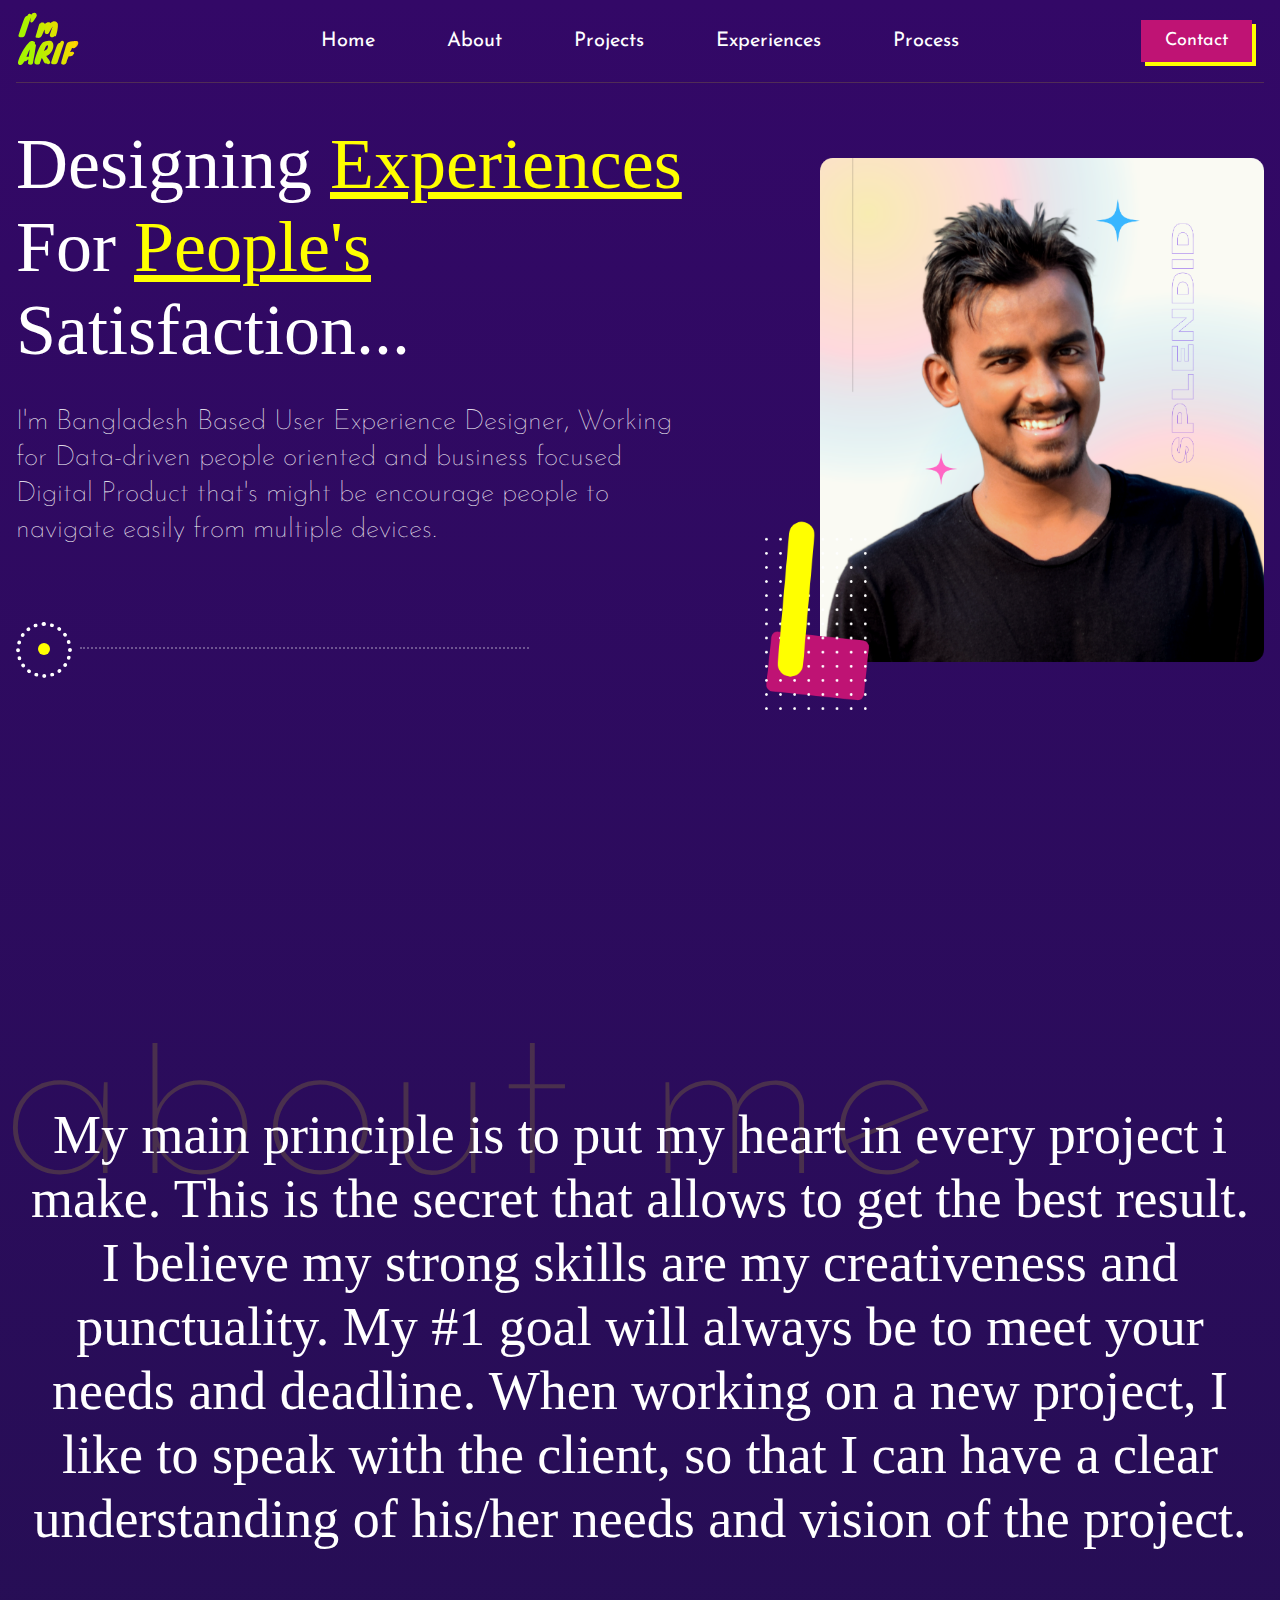
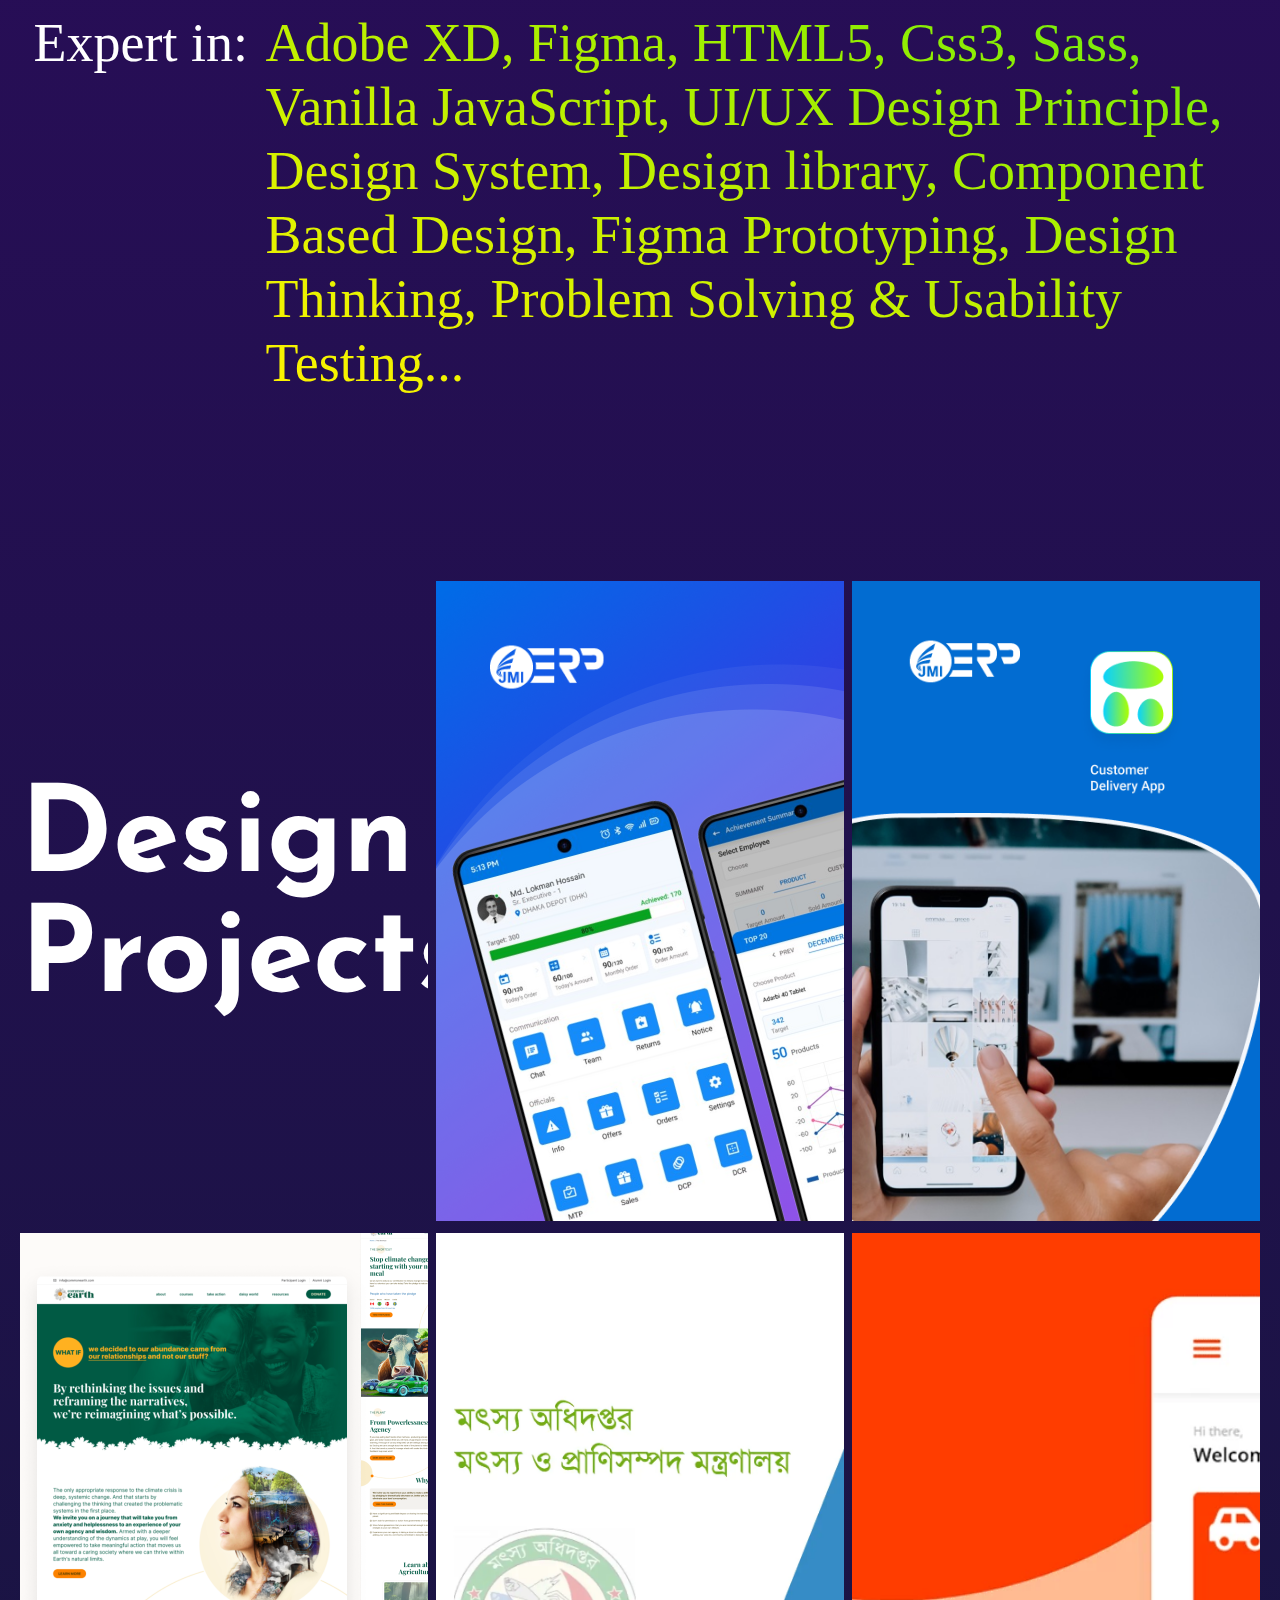
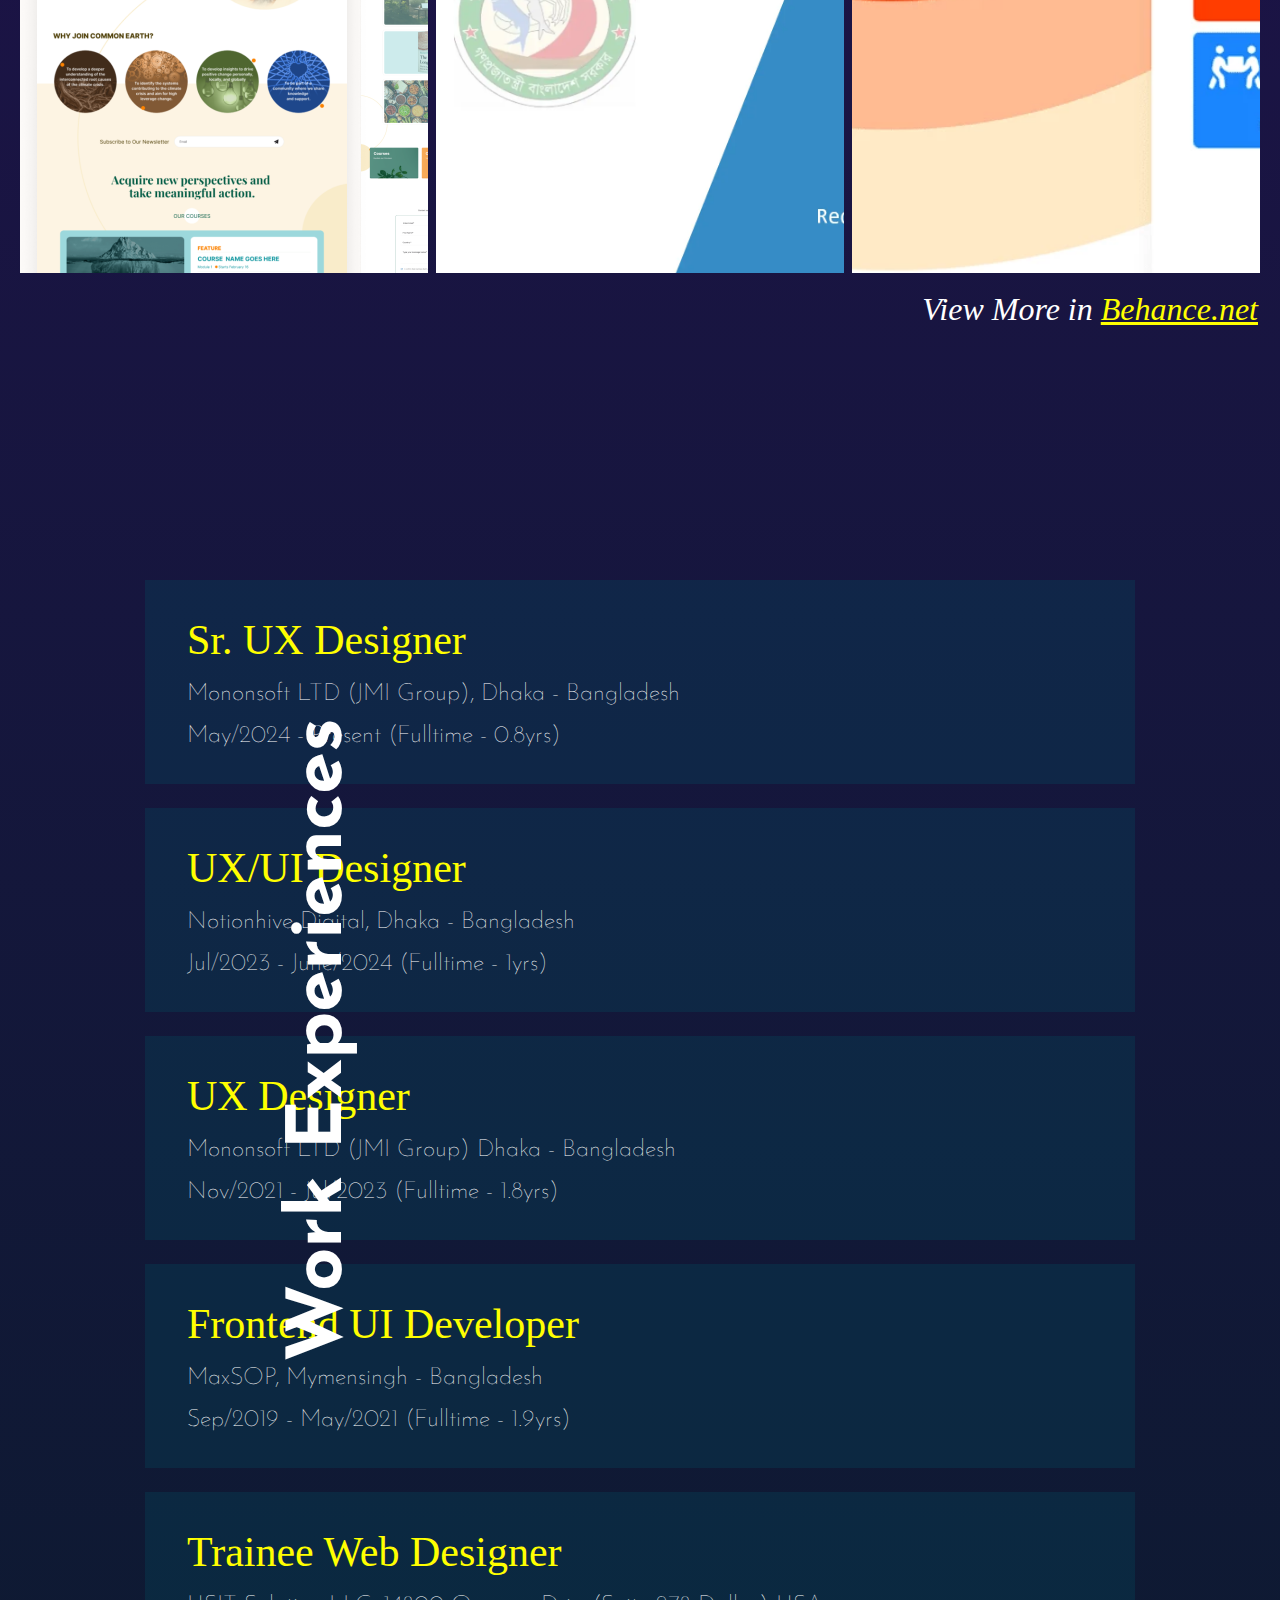
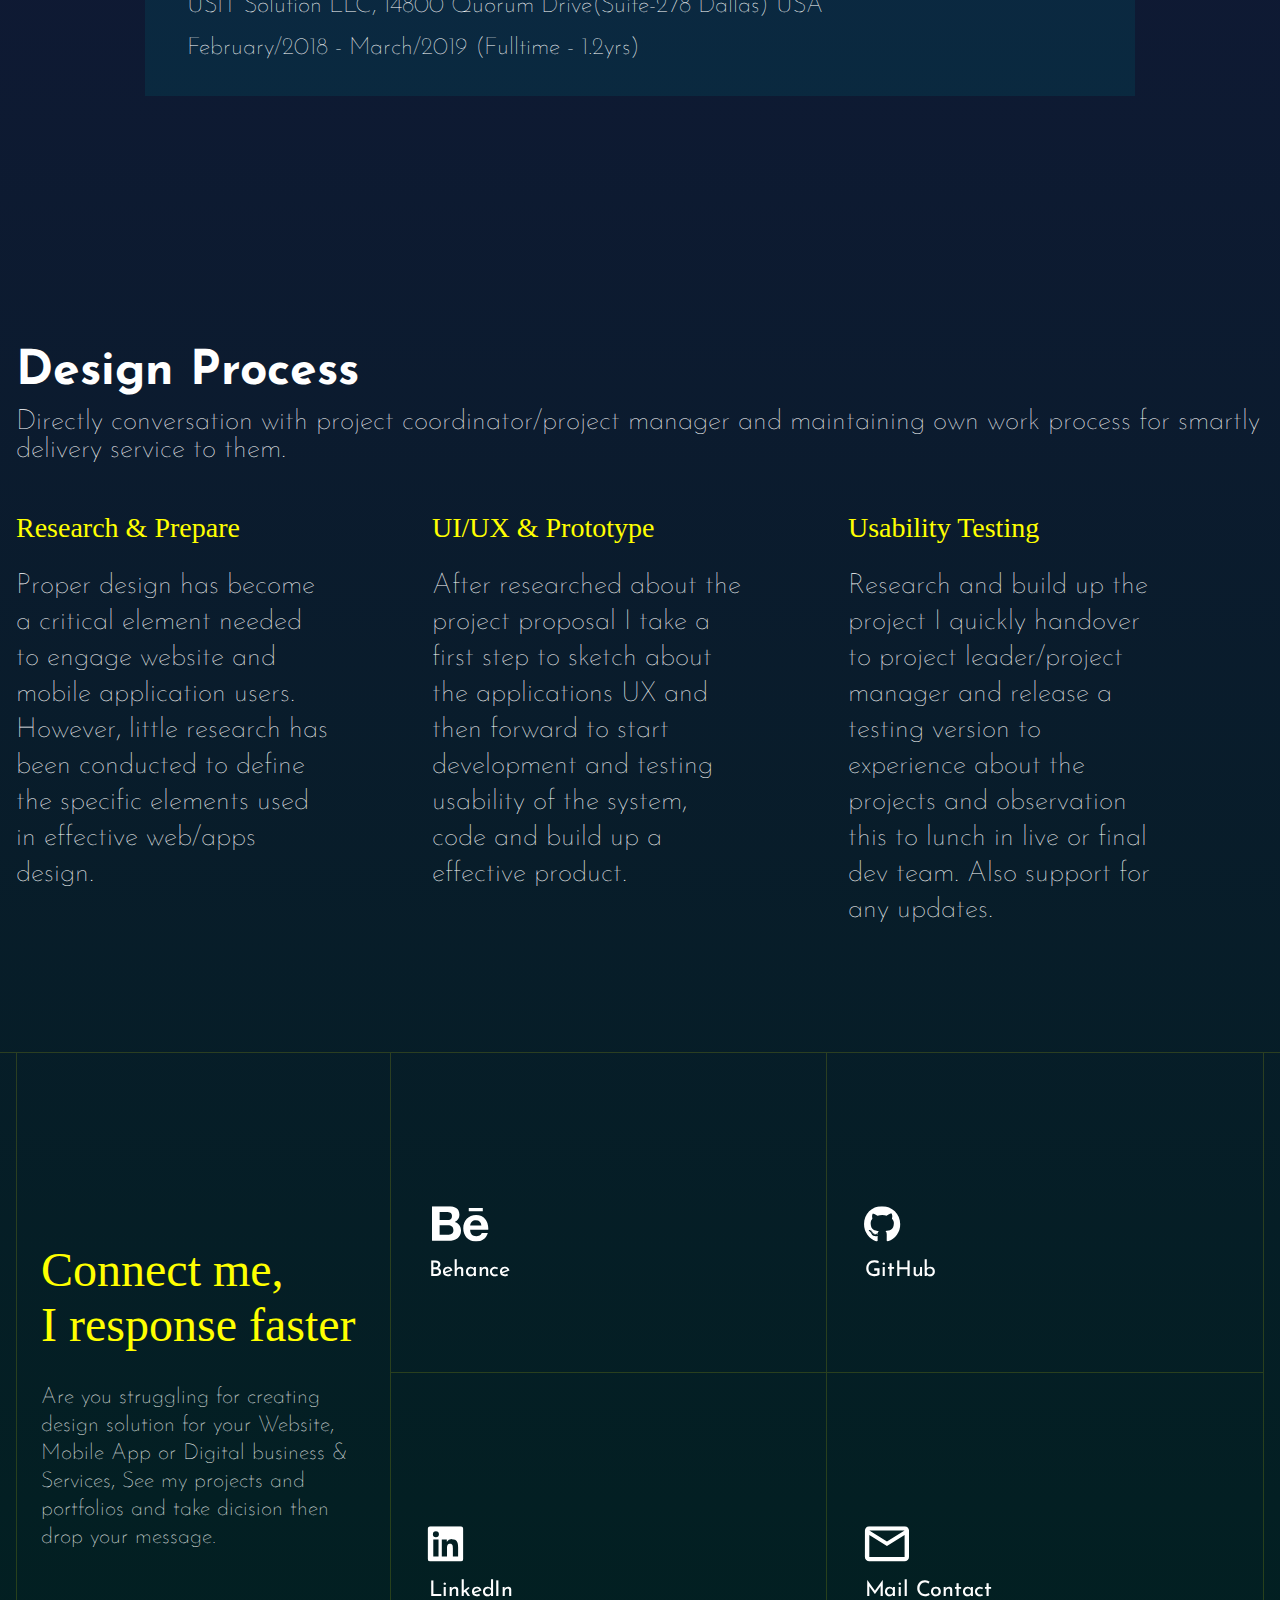
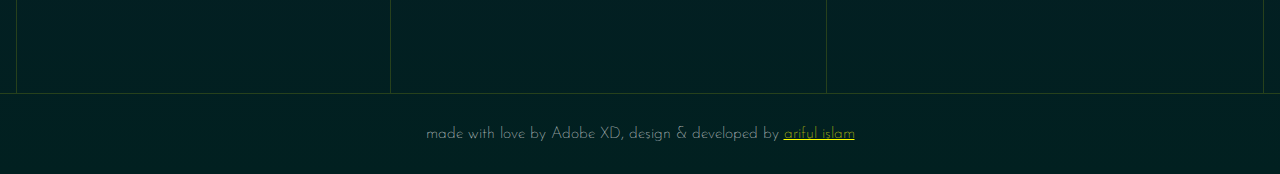
<file: index.html>
<!DOCTYPE html>
<html lang="en">
<head>
    <title>Greetings from ARIF</title>
    <meta charset="utf-8">
    <meta http-equiv="X-UA-Compatible" content="IE=edge">
    <meta name="viewport" content="width=device-width, initial-scale=1, maximum-scale=5">
    <meta name="keywords" content="UI Design, UX Design, Web Design, Mobile App Design, Frontend Development Expert">
    <meta name="description" content="Transforming idea from desing to client side coding for web, Designing user interface for web & mobile platforms...">
    <meta name="author" content="arif">
    <meta name="copyright" content="ariful islam">
    <meta name="robots" content="index, follow">
    <meta name="theme-color" content="#0180FF">
    <link rel="icon" href="images/resources/favicon.png" type="image/x-icon">
    <link rel="stylesheet" type="text/css" href="style.min.css">
    <meta property="og:image" content="images/resources/arif.webp" />
    <meta property="og:image:secure_url" content="images/resources/arif.webp" />
    <meta property="og:image:type" content="image/webp" />
    <meta property="og:image:width" content="420" />
    <meta property="og:image:height" content="280" />
    <meta property="og:image:alt" content="Person" />

    <!-- Hotjar Tracking Code for https://ais95.github.io -->
    <script>
        (function(h,o,t,j,a,r){
            h.hj=h.hj||function(){(h.hj.q=h.hj.q||[]).push(arguments)};
            h._hjSettings={hjid:3388368,hjsv:6};
            a=o.getElementsByTagName('head')[0];
            r=o.createElement('script');r.async=1;
            r.src=t+h._hjSettings.hjid+j+h._hjSettings.hjsv;
            a.appendChild(r);
        })(window,document,'https://static.hotjar.com/c/hotjar-','.js?sv=');
    </script>

	<script async src="https://pagead2.googlesyndication.com/pagead/js/adsbygoogle.js?client=ca-pub-4115548193411069"
     crossorigin="anonymous"></script>
</head>

<body class="scroll-content">
    <main id="wrapper">
        <!-- Main navigation -->
            <div class="container">
				<nav class="main_nav">
					<div class="row_100">
						<div class="col-20">
							<a href="#" class="logo">
                                <img src="./images/I’m ARIF.svg" alt="I'm Arif">
                            </a>
						</div>
						<div class="col-60">
							<ul class="nav_items">
								<li> <a href="#myHeader">Home</a> </li>
								<li> <a href="#aboutMe">About</a> </li>
								<li> <a href="#myPortfolio">Projects</a> </li>
								<li> <a href="#myExperiences">Experiences</a> </li>
                                <li> <a href="#myDesignProcess">Process</a> </li>                           
							</ul>
						</div>
						<div class="col-20">
                            <div class="hire_me_btn">
                                <a href="mailto:someone@example.com">Contact</a>
                            </div>
                        </div>
					</div>
				</nav>
            </div>
        






        <!-- Main index header -->
        <header class="header" id="myHeader">
            <div class="container">
                <div class="row_100">
                    <div class="col-60">
                        <div class="header-content">
                            <div>
                                <h1 class="heading_text"> Designing <span class="hl_text">Experiences</span> <br> For <span class="hl_text">People's</span> Satisfaction...</h1>
                                <p class="subheading_text">I'm Bangladesh Based User Experience Designer,  Working for 
									Data-driven people oriented and business focused Digital Product that's might  be encourage people to navigate easily from multiple devices.
								</p>

								<div class="raw_shape"> <span></span> </div>
                            </div>
                        </div>
                    </div>
                    <div class="col-40">
						<div class="header-image">
							<img src="./images/brand-cover.png" alt="Brand Cover">
						</div>
                    </div>
                </div>
            </div>             
        </header>






        <!-- About section -->
        <section class="about" id="aboutMe">
            <div class="container">
                <h1 class="about_heading">about me</h1>
                <p class="about_me_typo">
					My main principle is to put my heart in every project i make. This is the secret that allows to get the best result. I believe my strong skills are my creativeness and punctuality. My #1 goal will always be to meet your needs and deadline. When working on a new project, I like to speak with the client, so that I can have a clear understanding of his/her needs and vision of the project.
                </p>
				<div class="row_100">
					<div class="col-20">
						<p class="about_me_typo"> Expert in: </p>
					</div>
					<div class="col-80">
						<p class="about_me_typo">
							<span class="skills">Adobe XD, Figma, HTML5, Css3, Sass, Vanilla JavaScript, UI/UX Design Principle, Design System, Design library, Component Based Design, Figma Prototyping, Design Thinking, Problem Solving & Usability Testing...</span>
						</p>
					</div>
				</div>         
            </div>
        </section>






        <!-- Projects listing -->
        <section class="projects" id="myPortfolio">
            <div class="container">
				<div class="row_100">
					<div class="col-33">
						<div class="project_block">
							<div class="area_title">
								<h1>Design Projects</h1>
							</div>
						</div>
					</div>					
					<div class="col-33">
						<div class="project_block">
                            <!-- <video autoplay loop class="project_cover">
                                <source src="./images/case_study/Green-App-Design.mp4" type="video/mp4">
                                Your browser does not support the video tag.
                            </video> -->
							<img class="project_cover" src="./images/case_study/JERP.png" alt="1">
							<div class="text_overlay">
								<h6 class="project_title"> JERP Mobile App </h6>
                                <p class="use_case">
                                    Saleas and Order Creation With Tracking
                                </p>
								<a class="project_link" target="_blank" href="https://spectacled-pest-2b6.notion.site/Design-JERP-Mobile-app-164017dbcbbb805c8f8ac11d84bb5d3b?pvs=4">View Case Study <span></span> </a>
							</div>
						</div>
					</div>					
					<div class="col-33">
						<div class="project_block">
							<img class="project_cover" src="./images/case_study/JERP App 2.png" alt="2">
							<div class="text_overlay">
								<h6 class="project_title"> JERP Medicare Delivery Apps </h6>
								                                <p class="use_case">
                                    Saleas and Order Creation With Tracking
                                </p>
								<a class="project_link" href="#">View Case Study <span></span> </a>
							</div>
						</div>
					</div>
				</div>
				<div class="row_100">
					<div class="col-33">
						<div class="project_block">
							<img class="project_cover" src="./images/case_study/Common-Earth.png" alt="3">
							<div class="text_overlay">
								<h6 class="project_title">Common Earth - Website Revamp</h6>
								<a class="project_link" href="#">View Case Study <span></span> </a>
							</div>
						</div>
					</div>
					<div class="col-33">
						<div class="project_block">
							<img class="project_cover" src="./images/case_study/dof.png" alt="4">
							<div class="text_overlay">
								<h6 class="project_title">Phonebook App - <br>Department of Fisheries</h6>
								<a class="project_link" href="#">View Case Study <span></span> </a>
							</div>
						</div>
					</div>
					<div class="col-33">
						<div class="project_block">
							<img class="project_cover" src="./images/case_study/5.webp" alt="5">
							<div class="text_overlay">
								<h6 class="project_title">Students Ph.D. Research Appointment System for Pennsylvania University</h6>
								<a class="project_link" href="#">View Case Study <span></span> </a>
							</div>
						</div>
					</div>
				</div>
            </div>
            <div class="container">
                <a class="external_link" href="https://www.behance.net/mr-arif" target="_blank">View More in <span>Behance.net</span></a>
            </div>
        </section>






        <!-- Experiences -->
        <section class="work_experiences" id="myExperiences">
            <div class="container">
                <div class="row_100">
                    <div class="col-100">
                        <div class="experience_card">                        
                            <h1 class="exp_title">Work Experiences</h1>
                            <div class="item">
                                <h3 class="title">Sr. UX  Designer</h3>
                                <p class="label">Mononsoft LTD (JMI Group), Dhaka - Bangladesh</p>
                                <p class="duration">May/2024 - Present (Fulltime - 0.8yrs)</p>
                            </div>                            
                            <div class="item">
                                <h3 class="title">UX/UI Designer</h3>
                                <p class="label">Notionhive Digital, Dhaka - Bangladesh</p>
                                <p class="duration">Jul/2023 - June/2024 (Fulltime - 1yrs)</p>
                            </div>                              
                            <div class="item">
                                <h3 class="title">UX Designer</h3>
                                <p class="label">Mononsoft LTD (JMI Group) Dhaka - Bangladesh</p>
                                <p class="duration">Nov/2021 - Jul/2023 (Fulltime - 1.8yrs)</p>
                            </div>                            
                            <div class="item">
                                <h3 class="title">Frontend UI Developer</h3>
                                <p class="label">MaxSOP, Mymensingh - Bangladesh</p>
                                <p class="duration">Sep/2019 - May/2021 (Fulltime - 1.9yrs)</p>
                            </div>                            
                            <div class="item">
                                <h3 class="title">Trainee Web Designer</h3>
                                <p class="label">USIT Solution LLC, 14800 Quorum Drive(Suite-278 Dallas) USA</p>
                                <p class="duration">February/2018 - March/2019 (Fulltime - 1.2yrs)</p>
                            </div>
										
                        </div>
                    </div>
                </div>                
            </div>
        </section>






        <!-- Design & Work Process -->
        <section class="design_process" id="myDesignProcess">
            <div class="container">
                <div class="glass_backg">
                    <div class="heading_row"> 
                        <h1 class="title">Design Process</h1>
                        <p class="text_info">Directly conversation with project coordinator/project manager and maintaining own work process for smartly delivery service to them.</p>
                    </div>
                    <div class="row_100">
                        <div class="col-33">
                            <div class="div-box">
                                <h2 class="process_type">Research & Prepare</h2>
                                <p class="process_brief">
                                    Proper design has become a critical element needed to engage website and mobile application users. However, little research has been conducted to define the specific elements used in effective web/apps design.
                                </p>
                            </div>
                        </div>                    
                        
                        <div class="col-33">
                            <div class="div-box">
                                <h2 class="process_type">UI/UX & Prototype</h2>
                                <p class="process_brief">
                                    After researched about the project proposal I take a first step to sketch about the applications UX and then forward to start development and testing usability of the system, code and build up a effective product.
                                </p>
                            </div>
                        </div>                    
                        
                        <div class="col-33">
                            <div class="div-box">
                                <h2 class="process_type">Usability Testing</h2>
                                <p class="process_brief">
                                    Research and build up the project I quickly handover to project leader/project manager and release a testing version to experience about the projects and observation this to lunch in live or final dev team. Also support for any updates.
                                </p>
                            </div>
                        </div>
                    </div>
                </div>

            </div>
        </section>
        
        


        <!-- Main footer -->


        <footer class="main_footer" id="Contact">
            <div class="container">
                <div class="row_100">
                    <div class="col-30">
                        <div class="content_contact">
                            <div class="text_content">
                                <h1 class="title_txt">Connect me, <br> I response faster</h1>
                                <p class="info_txt">Are you struggling for creating design solution for your Website, Mobile App or Digital business & Services, See my projects and portfolios and take dicision then drop your message. </p>
                            </div>
                        </div>
                    </div>
                    <div class="col-70">
                        <div class="social-content">
                            <div class="nav"> 
                                <a target="_blank" class="abc" href="https://www.behance.net/mr-arif">
                                    <span class="imp_text">14 Projects</span>
                                    <svg xmlns="http://www.w3.org/2000/svg" width="80.282" height="50.33" viewBox="0 0 80.282 50.33">
                                        <path id="Icon_awesome-behance" data-name="Icon awesome-behance" d="M32.336,27.853c4.432-2.119,6.746-5.324,6.746-10.314C39.082,7.7,31.751,5.3,23.29,5.3H0V54.7H23.945c8.976,0,17.408-4.307,17.408-14.342,0-6.2-2.941-10.788-9.018-12.5ZM10.858,13.734H21.046c3.917,0,7.443,1.1,7.443,5.645,0,4.2-2.746,5.882-6.621,5.882H10.858V13.734Zm11.61,32.573H10.858V32.7H22.691c4.781,0,7.805,1.993,7.805,7.053,0,4.99-3.61,6.551-8.028,6.551ZM72.435,12.758H52.407V7.894H72.435v4.864Zm7.847,24.573c0-10.579-6.188-19.4-17.408-19.4-10.9,0-18.3,8.2-18.3,18.928,0,11.136,7.011,18.774,18.3,18.774,8.544,0,14.077-3.847,16.739-12.028H70.944c-.934,3.052-4.781,4.669-7.763,4.669-5.756,0-8.781-3.373-8.781-9.1H80.2C80.241,38.585,80.282,37.958,80.282,37.331ZM54.414,32.982c.321-4.7,3.443-7.638,8.154-7.638,4.934,0,7.415,2.9,7.833,7.638Z" transform="translate(0 -5.302)" fill="#fff"/>
                                    </svg>                                      
                                    <span>Behance</span>
                                </a> 
                            </div>
                            <div class="nav"> 
                                <a target="_blank" href="https://github.com/ais95">
                                    <span class="imp_text">25 Repositories</span>
                                    <svg xmlns="http://www.w3.org/2000/svg" width="51.619" height="50.33" viewBox="0 0 51.619 50.33">
                                        <path id="Icon_awesome-github" data-name="Icon awesome-github" d="M17.265,41.088c0,.208-.239.375-.541.375-.343.031-.583-.135-.583-.375,0-.208.239-.375.541-.375C16.995,40.682,17.265,40.848,17.265,41.088Zm-3.237-.468c-.073.208.135.448.448.51a.488.488,0,0,0,.645-.208c.062-.208-.135-.448-.448-.541A.534.534,0,0,0,14.029,40.619Zm4.6-.177c-.3.073-.51.271-.479.51.031.208.3.343.614.271s.51-.271.479-.479S18.931,40.411,18.629,40.443ZM25.477.563C11.042.563,0,11.521,0,25.956A26.092,26.092,0,0,0,17.64,50.85c1.332.239,1.8-.583,1.8-1.259,0-.645-.031-4.2-.031-6.39,0,0-7.285,1.561-8.815-3.1,0,0-1.186-3.028-2.893-3.809,0,0-2.383-1.634.167-1.6a5.493,5.493,0,0,1,4.017,2.685c2.279,4.017,6.1,2.862,7.587,2.175a5.784,5.784,0,0,1,1.665-3.507C15.319,35.4,9.45,34.552,9.45,24.54a7.887,7.887,0,0,1,2.456-6.13,9.833,9.833,0,0,1,.271-7.066c2.175-.676,7.181,2.81,7.181,2.81a24.586,24.586,0,0,1,13.071,0s5.006-3.5,7.181-2.81a9.828,9.828,0,0,1,.271,7.066c1.665,1.842,2.685,3.278,2.685,6.13,0,10.043-6.13,10.844-11.947,11.5a6.155,6.155,0,0,1,1.769,4.829c0,3.507-.031,7.847-.031,8.7,0,.676.479,1.5,1.8,1.259A25.851,25.851,0,0,0,51.619,25.956C51.619,11.521,39.911.563,25.477.563ZM10.116,36.457c-.135.1-.1.343.073.541.167.167.406.239.541.1.135-.1.1-.343-.073-.541C10.49,36.394,10.251,36.321,10.116,36.457Zm-1.124-.843c-.073.135.031.3.239.406a.31.31,0,0,0,.448-.073c.073-.135-.031-.3-.239-.406C9.231,35.478,9.065,35.51,8.992,35.614Zm3.372,3.7c-.167.135-.1.448.135.645.239.239.541.271.676.1.135-.135.073-.448-.135-.645C12.811,39.183,12.5,39.152,12.364,39.319Zm-1.186-1.53c-.167.1-.167.375,0,.614s.448.343.583.239a.475.475,0,0,0,0-.645C11.614,37.758,11.344,37.653,11.177,37.789Z" transform="translate(0 -0.563)" fill="#fff"/>
                                    </svg>   
                                    <span>GitHub</span>                                   
                                </a> 
                            </div>
                            <div class="nav"> 
                                <a target="_blank" href="https://www.linkedin.com/in/mr-arif/">
                                    <span class="imp_text">1k+ Followers</span>
                                    <svg xmlns="http://www.w3.org/2000/svg" width="50.33" height="50.33" viewBox="0 0 50.33 50.33">
                                        <path id="Icon_awesome-linkedin" data-name="Icon awesome-linkedin" d="M46.735,2.25H3.584A3.61,3.61,0,0,0,0,5.879V48.951A3.61,3.61,0,0,0,3.584,52.58H46.735a3.62,3.62,0,0,0,3.595-3.629V5.879A3.62,3.62,0,0,0,46.735,2.25ZM15.211,45.39H7.752V21.371h7.471V45.39Zm-3.73-27.3a4.325,4.325,0,1,1,4.325-4.325,4.327,4.327,0,0,1-4.325,4.325Zm31.692,27.3h-7.46V33.706c0-2.786-.056-6.37-3.876-6.37-3.887,0-4.482,3.033-4.482,6.168V45.39H19.9V21.371h7.156v3.28h.1a7.857,7.857,0,0,1,7.066-3.876c7.549,0,8.954,4.977,8.954,11.448Z" transform="translate(0 -2.25)" fill="#fff"/>
                                    </svg>                                      
                                    <span>LinkedIn</span>
                                </a> 
                            </div>
                            <div class="nav">
                                <a target="_blank" href="mailto:arifalislam642@gmail.com">
                                    <span class="imp_text">First Response</span>
                                    <svg xmlns="http://www.w3.org/2000/svg" width="61.456" height="49.165" viewBox="0 0 61.456 49.165">
                                        <path id="Icon_material-mail-outline" data-name="Icon material-mail-outline" d="M58.311,6H9.146a6.137,6.137,0,0,0-6.115,6.146L3,49.019a6.164,6.164,0,0,0,6.146,6.146H58.311a6.164,6.164,0,0,0,6.146-6.146V12.146A6.164,6.164,0,0,0,58.311,6Zm0,43.019H9.146V18.291L33.728,33.655,58.311,18.291ZM33.728,27.51,9.146,12.146H58.311Z" transform="translate(-3 -6)" fill="#fff"/>
                                    </svg>    
                                    <span>Mail Contact</span>                                
                                </a>
                            </div>
                        </div>
                    </div>
                </div>
            </div>
        </footer>

        <div class="copyright_text">
            <p class="text_label"> made with love by Adobe XD, design & developed by <a href="https://github.com/ais95/ais95.github.io">ariful islam</a>  </p>
        </div>
    </main>

    <div class="section_el">
        <svg class="header_el" viewBox="0 0 780.987 501.865">
            <g id="Group_4" data-name="Group 4" transform="translate(-187.013 -171.635)" opacity="0.75">
              <path id="Path_2" data-name="Path 2" d="M873.826,1105.58c-1.181,14.172-51.853,31-51.853,31s7.086,134.633,31.887,136.995,197.225-1.181,223.207-9.448,157.878-33.028,162.6-57.829,89.811-88.679,80.363-85.136-130.408-61.3-149.3-89.639-255.447,28.6-255.447,28.6Z" transform="matrix(0.999, -0.035, 0.035, 0.999, -396.431, -579.363)" fill="#ff2eff"/>
              <path id="Path_3" data-name="Path 3" d="M900.455,986.583c-1.308,15.7-78.481,149.114-78.481,149.114s7.848,149.115,35.317,151.731,218.44-1.308,247.216-10.464,107.258-68.017,112.49-95.486,26.16-146.5,15.7-142.574-224.318-71.153-245.247-102.545-86.991,29.3-86.991,29.3Z" transform="translate(-13.521 -1016.207) rotate(25)" fill="#16ff16"/>
            </g>
        </svg>            
    </div>








    <!-- Modal Elements Fixed -->
    <!-- <div class="sidepanle_data">
        <div class="header">
            
        </div>
    </div> -->

</body>
</html>
</file>
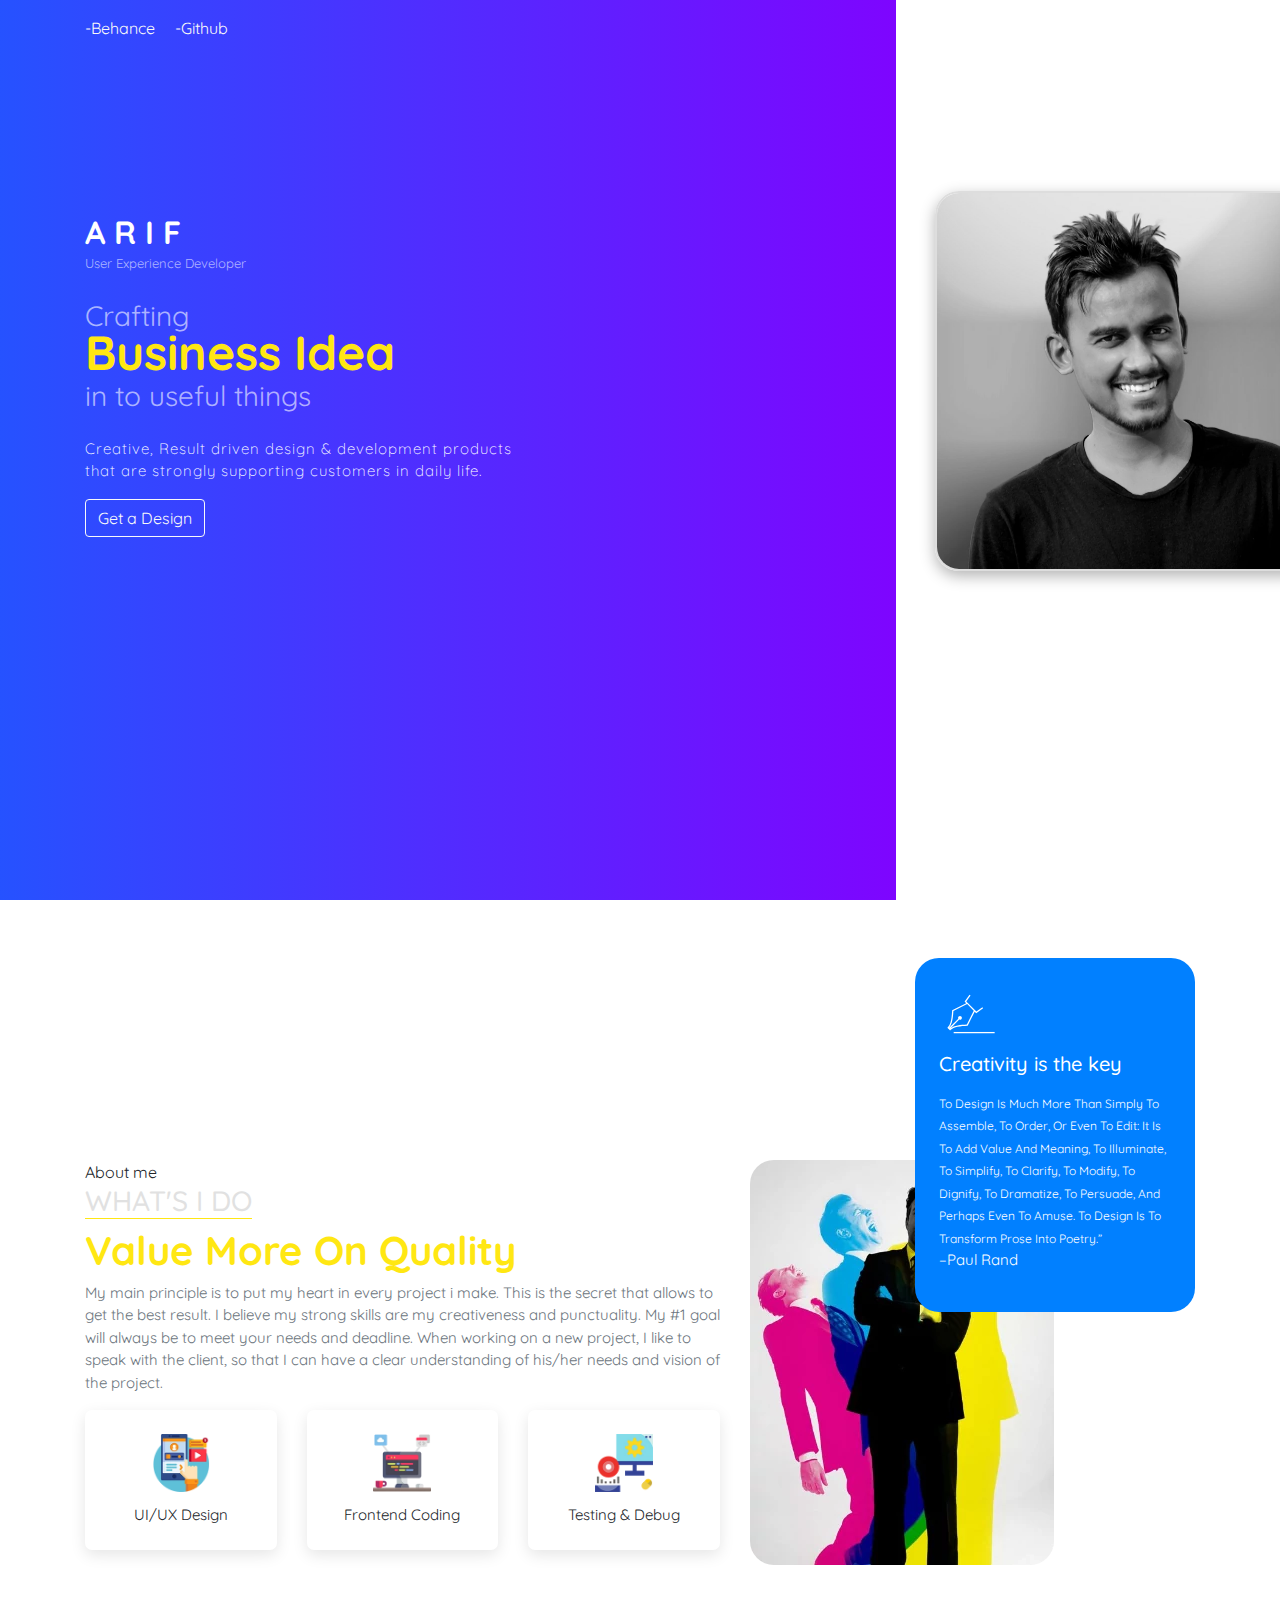
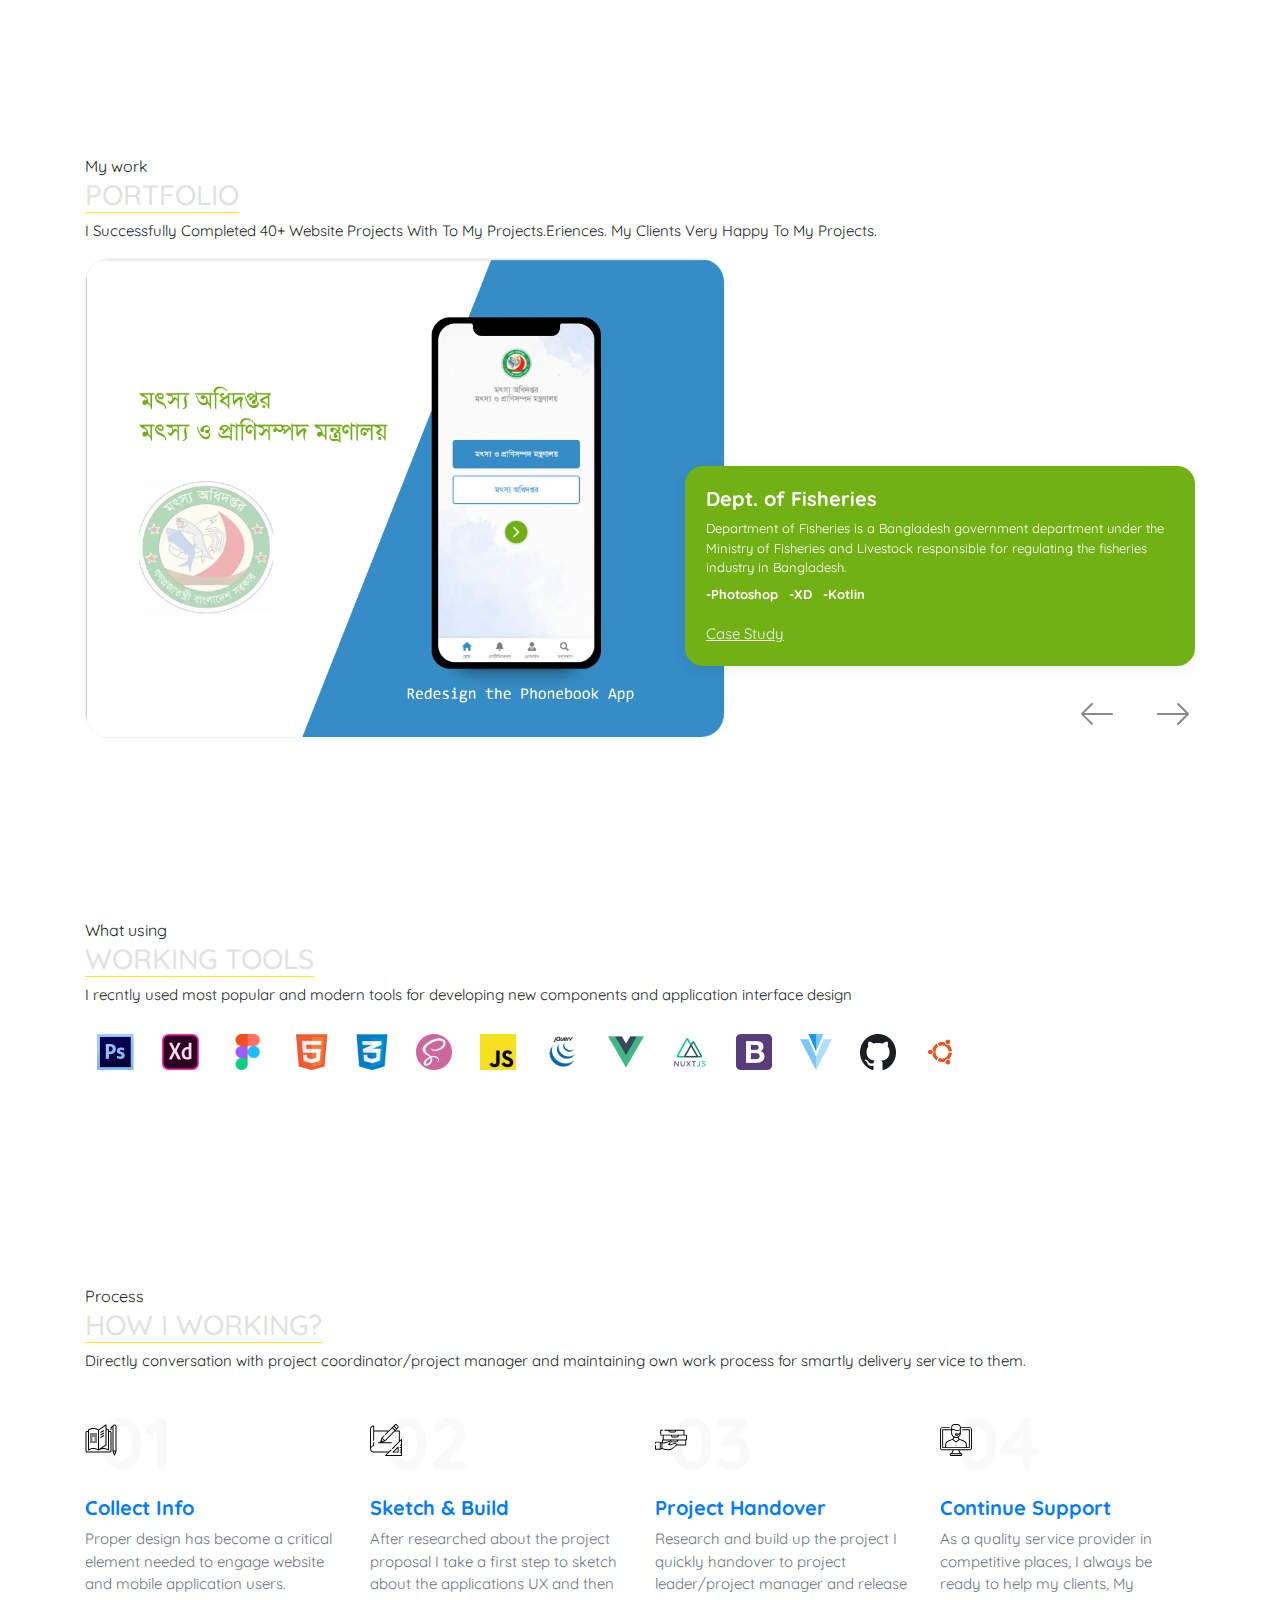
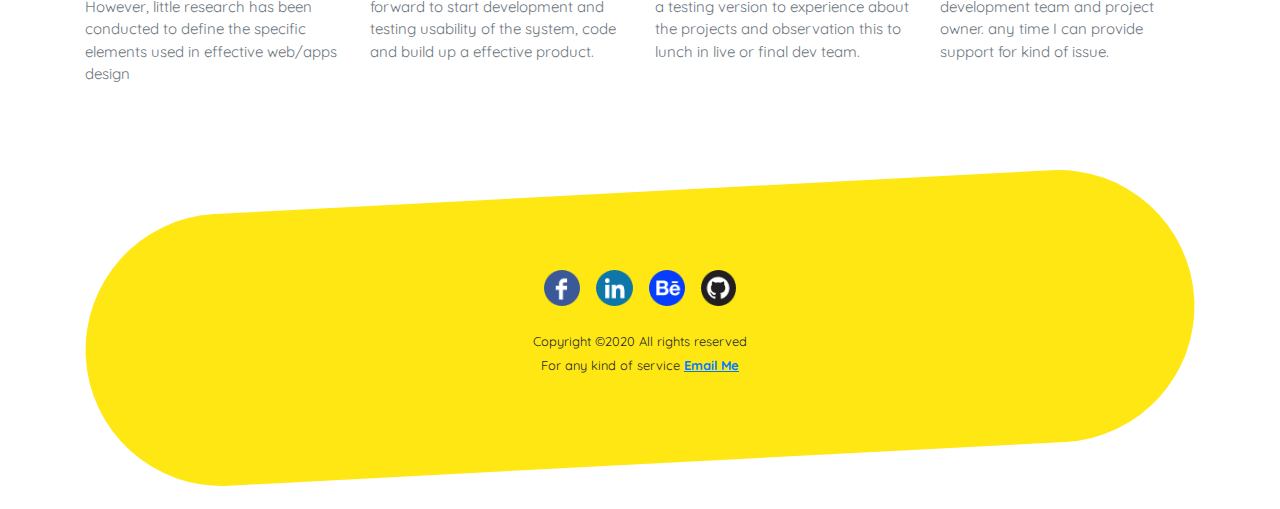
<file: old/index.html>
<!DOCTYPE html>
<html lang="en">
    <head>
        <title> Hello World| I'm Arif </title>
        <meta charset="utf-8">
        <meta http-equiv="X-UA-Compatible" content="IE=edge">
        <meta name="viewport" content="width=device-width, initial-scale=1, maximum-scale=5">
        <meta name="keywords" content="web design, frontend dev, web development, landing page, ui design, interaction design, sketch, ui/ux design">
        <meta name="description" content="Transforming idea from desing to client side coding for web, Designing user interface for web & mobile platforms...">
        <meta name="author" content="arif">
        <meta name="copyright" content="ariful islam">
        <meta name="robots" content="index, follow">
        <meta name="theme-color" content="#0180FF">
        <link rel="icon" href="images/resources/favicon.png" type="image/x-icon">
        <link rel="stylesheet" href="css/bootstrap.min.css">
        <link rel="stylesheet" type="text/css" href="css/style.css">
        <meta property="og:image" content="images/resources/arif.webp" />
        <meta property="og:image:secure_url" content="images/resources/arif.webp" />
        <meta property="og:image:type" content="image/webp" />
        <meta property="og:image:width" content="420" />
        <meta property="og:image:height" content="280" />
        <meta property="og:image:alt" content="I'm Arif" />
    </head>
    <!-- Google tag (gtag.js) -->
    <script async src="https://www.googletagmanager.com/gtag/js?id=G-DPRR3GXSES"></script>
    <script>
        window.dataLayer = window.dataLayer || [];
        function gtag(){dataLayer.push(arguments);}
        gtag('js', new Date());
        gtag('config', 'G-DPRR3GXSES');
    </script>

    <!-- Google Tag Manager -->
    <script>(function(w,d,s,l,i){w[l]=w[l]||[];w[l].push({'gtm.start':
        new Date().getTime(),event:'gtm.js'});var f=d.getElementsByTagName(s)[0],
        j=d.createElement(s),dl=l!='dataLayer'?'&l='+l:'';j.async=true;j.src=
        'https://www.googletagmanager.com/gtm.js?id='+i+dl;f.parentNode.insertBefore(j,f);
        })(window,document,'script','dataLayer','GTM-K7CHTF3');
    </script>
    <!-- End Google Tag Manager -->

<body>

    <!-- Preloader -->
    <div class="loader">
        <div class="load-content"></div>
    </div>

    <!-- header -->
    <header class="header__hd">
        <div class="container">
            <div class="row">
                <div class="col-md-12">
                    <ul class="external__links pl-0 pt-3 d-none d-md-block">
                        <li class="d-inline-block pr-3"> <a href="https://www.behance.net/mr-arif" target="_blank" rel="noopener">-Behance</a> </li>
                        <li class="d-inline-block pr-3"> <a href="https://github.com/ais95" target="_blank" rel="noopener">-Github</a> </li>
                    </ul>
                </div>
                <div class="col-md-6 col-sm-12">
                    <div class="content_hd">
                        <h2 class="brand__name">A R I F</h2>
                        <p class="caption__text">User Experience Developer</p>
                        <div class="d-none d-md-block">
                            <h2 class="slug__title mb-4"> <span>Crafting</span> <br> Business Idea <br> <span> in to useful things</span> </h2>
                            <p class="paragraph__text">Creative, Result driven design & development products <br> that are strongly supporting customers in daily life.</p>
                            <a href="mailto:arifalislam642@gmail.com" target="_new" class="btn btn-outline-light">Get a Design</a>
                        </div>                       
                    </div>
                </div>
                <div class="col-md-6 col-sm-12">
                    <img class="profile__hd ml-auto" src="images/resources/arif.webp" loading="lazy" alt="arif">
                </div>

                <div class="col-sm-12">
                    <ul class="external__links__center text-center mt-3 pl-0 pt-3 d-md-none">
                        <li class="d-inline-block pr-3"> <a href="https://www.linkedin.com/in/mr-arif" target="_blank" rel="noopener">-LinkedIn</a> </li>
                        <li class="d-inline-block pr-3"> <a href="https://www.behance.net/mr-arif" target="_blank" rel="noopener">-Behance</a> </li>
                        <li class="d-inline-block pr-3"> <a href="https://github.com/ais95" target="_blank" rel="noopener">-Github</a> </li>
                    </ul>
                    <div class="text-center mt-3 d-md-none">
                        <a href="#projects" class="btn btn-primary">View Portfolio</a>
                    </div>
                </div>
            </div>
        </div>
    </header>



    <!-- About my background -->
    <section class="about__information">
        <div class="container">
            <div class="row">
                <div class="col-lg-7 col-md-12">
                    <p class="lead__text mb-0">About me</p>
                    <h3 class="title__grey"> <span>What's I Do</span> </h3>
                    <h1 class="section__title">Value More On Quality</h1>
                    <p class="section__text text-muted"> My main principle is to put my heart in every project i make. This is the secret that allows to get the best result. I believe my strong skills are my creativeness and punctuality. My #1 goal will always be to meet your needs and deadline. When working on a new project, I like to speak with the client, so that I can have a clear understanding of his/her needs and vision of the project.</p>
                    <div class="row">
                        <div class="col-md-4">
                            <div class="block__item">
                                <img class="block__img" src="images/resources/mobile-app.webp" loading="lazy" alt="dev">
                                <span class="d-block">UI/UX Design</span>
                            </div>
                        </div>
                        <div class="col-md-4">
                            <div class="block__item">
                                <img class="block__img" src="images/resources/web-design.webp" loading="lazy" alt="dev">
                                <span class="d-block">Frontend Coding</span>
                            </div>
                        </div>
                        <div class="col-md-4">
                            <div class="block__item">
                                <img class="block__img" src="images/resources/software.webp" loading="lazy" alt="dev">
                                <span class="d-block">Testing & Debug</span>
                            </div>
                        </div>
                    </div>
                </div>
                <div class="col-lg-5 col-md-12">
                    <div class="site__highlight">
                        <div class="highlighted__text">
                            <svg enable-background="new 0 0 100 100" height="64px" version="1.1" viewBox="0 0 100 100" xml:space="preserve" xmlns="http://www.w3.org/2000/svg" xmlns:xlink="http://www.w3.org/1999/xlink"><g><path fill="#ffffff" d="M44.768,68.255L55.742,46.29l2.467,2.466l10.727-7.705l-1.166-1.624l-9.348,6.713L42.65,30.37l6.646-9.279l-1.627-1.164   l-7.633,10.658l2.473,2.473L20.537,44.025l-0.029,0.583c-0.502,9.815-1.479,20.742-6.752,26.186L13.07,71.5l1.482,1.482v0   l1.414,1.414v0l1.338,1.337l0.707-0.709c5.23-5.25,15.797-6.208,26.172-6.74L44.768,68.255z M17.859,72.505l13.74-13.74   c1.094,0.469,2.41,0.261,3.303-0.632c1.172-1.171,1.17-3.071,0-4.243c-1.172-1.17-3.07-1.171-4.242,0.001   c-0.951,0.951-1.117,2.377-0.523,3.509L15.969,71.569l-0.115-0.114c5.072-5.986,6.111-16.54,6.621-26.161L44,34.548l10.252,10.25   L43.5,66.318C33.662,66.838,23.73,67.825,17.859,72.505z"/><rect fill="#ffffff" height="2" width="64" x="22.93" y="78.073"/></g></svg>
                            <h5 class="subtitle text-white mb-3">Creativity is the key</h5>
                            <p class="section__text text-white"> <small> To Design Is Much More Than Simply To Assemble, To Order, Or Even To Edit: It Is To Add Value And Meaning, To Illuminate, To Simplify, To Clarify, To Modify, To Dignify, To Dramatize, To Persuade, And Perhaps Even To Amuse. To Design Is To Transform Prose Into Poetry.”</small> <span class="d-block">–Paul Rand</span> </p>
                        </div>
                        <img class="highlights__img" src="images/resources/about_1.webp" loading="lazy" alt="highlights__img">
                    </div>
                </div>
            </div>
        </div>
    </section>



    <!-- Portfolios -->
    <section id="projects" class="portfolio__area">
        <div class="container">
            <div class="row">
                <div class="col-sm-12">
                    <p class="lead__text mb-0">My work</p>
                    <h3 class="title__grey"> <span>Portfolio</span> </h3>
                    <p class="section__text">I Successfully Completed 40+ Website Projects With  To My Projects.Eriences. My Clients Very Happy To My Projects.</p>  


                    <div id="carouselExampleControls" class="carousel slide" data-ride="carousel">
                        <div class="carousel-inner">


                            <!-- DOF -->
                            <div class="carousel-item active">
                                <img class="gallery__img lazyload" src="images/portfolio/dof.webp" loading="lazy" alt="#">
                                <div class="project__desc" style="background-color: #71B113;">
                                    <h5 class="project__title">Dept. of Fisheries</h5>
                                    <p class="project__details">Department of Fisheries is a Bangladesh government department under the Ministry of Fisheries and Livestock responsible for regulating the fisheries industry in Bangladesh.</p>
                                    <ul class="pl-0">
                                        <li class="d-inline-block">-Photoshop</li>
                                        <li class="d-inline-block">-XD</li>
                                        <li class="d-inline-block">-Kotlin</li>
                                    </ul>                                    
                                    <a class="ext__link" href="https://www.behance.net/gallery/117749321/Redesign-phonebook-app/modules/670949737" target="_new" rel="noopener">Case Study</a>
                                </div>
                            </div>

                            <!-- Amujamu -->
                            <div class="carousel-item">
                                <img class="gallery__img lazyload" src="images/portfolio/amujamu.webp" loading="lazy" alt="#">
                                <div class="project__desc" style="background-color: #2EBFEE;">
                                    <h5 class="project__title">Amujamu</h5>
                                    <p class="project__details">Amujamu has the largest collection of Thailand tours. Book your desired one for the best deal. Amujamu, the best of its kind...</p>
                                    <ul class="pl-0">
                                        <li class="d-inline-block">-Photosop CC</li>
                                        <li class="d-inline-block">-Adobe XD</li>
                                        <li class="d-inline-block">-Nuxt JS</li>
                                        <li class="d-inline-block">-Laravel</li>   
                                        <li class="d-inline-block">-Kotlin</li>                                       
                                    </ul>                                    
                                    <a class="ext__link pr-2" href="https://play.google.com/store/apps/details?id=prochitoits.app.amujamu" target="_new" rel="noopener">Android App</a>
                                    <a class="ext__link pr-2" href="https://www.behance.net/gallery/112698443/Case-Study-for-amujamucom" target="_new" rel="noopener">Case Study</a>
                                </div>
                            </div>                             

                            <!-- Pizzahouse -->
                            <div class="carousel-item">
                                <img class="gallery__img lazyload" src="images/portfolio/pizzahouse.webp" loading="lazy" alt="#">
                                <div class="project__desc" style="background-color: #F9B33C;">
                                    <h5 class="project__title">Pizza House</h5>
                                    <p class="project__details">Started from Pick up and dine-in. Over the years, we added delivery to our services due to the trend and consumer requests.</p>
                                    <ul class="pl-0">
                                        <li class="d-inline-block">-Bootstrap 4</li>                                        
                                        <li class="d-inline-block">-Angular JS</li>                                                                                 
                                        <li class="d-inline-block">-Laravel</li>                                    
                                    </ul>                                    
                                    <a class="ext__link" href="http://pizzahouseusa.com" target="_new" rel="noopener">Website Link</a>
                                </div>
                            </div>                             
                            
                            <!-- Im the chef too -->
                            <div class="carousel-item">
                                <img class="gallery__img lazyload" src="images/portfolio/itc.webp" loading="lazy" alt="#">
                                <div class="project__desc" style="background-color: #54B0F4;">
                                    <h5 class="project__title">I'M THE CHEF TOO!</h5>
                                    <p class="project__details">Blending food, stem & the arts into educational fun. <br> Kids educational website I created sketch and designed this UI/UX by the instruction of project owner. This is a freelancing project for me. </p>
                                    <ul class="pl-0">                                        
                                        <li class="d-inline-block">-Adobe XD</li>                                                                                                                 
                                        <li class="d-inline-block">-Photoshop CC</li>  
                                        <li class="d-inline-block">-RWD</li>  
                                    </ul>                                    
                                    <a class="ext__link" href="https://imthecheftoo.com" target="_new" rel="noopener">Website Link</a>
                                </div>
                            </div>                            

                            <!-- Folmul -->
                            <div class="carousel-item">
                                <img class="gallery__img lazyload" src="images/portfolio/folmul.webp" loading="lazy" alt="#">
                                <div class="project__desc" style="background-color: #71B30F;">
                                    <h5 class="project__title">Folmul</h5>
                                    <p class="project__details">Local market fruits suppliyer & products price showcase for customers who will get updated price list about each products.</p>
                                    <ul class="pl-0">
                                        <li class="d-inline-block">-HTML 5</li>
                                        <li class="d-inline-block">-Boostrap 4</li>
                                        <li class="d-inline-block">-Mobile First Design</li>
                                        <li class="d-inline-block">-MySQL</li>                                        
                                        <li class="d-inline-block">-Laravel</li>                                        
                                    </ul>                                    
                                    <a class="ext__link" href="https://www.behance.net/gallery/62950715/Fruits-Web-Showcase" target="_new" rel="noopener">Website Link</a>
                                </div>
                            </div>                             
 
                            <div class="carousel-item">
                                <img class="gallery__img lazyload" src="images/portfolio/invoice.webp" loading="lazy" alt="#">
                                <div class="project__desc" style="background-color: #8656F1;">
                                    <h5 class="project__title">Invoice Generator</h5>
                                    <p class="project__details">This is simple javascript invoice generator, I made it when started learning JS and how to work in web browser</p>
                                    <ul class="pl-0">
                                        <li class="d-inline-block">-HTML 5</li>
                                        <li class="d-inline-block">-Vanilla JS</li>
                                        <li class="d-inline-block">-jQuery</li>                                        
                                    </ul>                                    
                                    <a class="ext__link" href="https://ais95.github.io/invoice-generator" target="_new" rel="noopener">Website Link</a>
                                </div>
                            </div>                            

                            <div class="carousel-item">
                                <img class="gallery__img lazyload" src="images/portfolio/maxsop.webp" loading="lazy" alt="#">
                                <div class="project__desc" style="background-color: #00b386;">
                                    <h5 class="project__title">MaxSOP</h5>
                                    <p class="project__details">Services web design, web development, research, custom application, android apps and digital marketing</p>
                                    <ul class="pl-0">
                                        <li class="d-inline-block">-HTML 5</li>
                                        <li class="d-inline-block">-Boostrap 4</li>
                                        <li class="d-inline-block">-React JS</li>
                                        <li class="d-inline-block">-Node JS</li>                                        
                                    </ul>                                
                                    <a class="ext__link" href="http://maxsop.com" target="_new" rel="noopener">Website Link</a>
                                </div>
                            </div>

                        </div>
                        <button class="carousel-control-prev" href="#carouselExampleControls" title="Previous" data-slide="prev">
                            <svg enable-background="new 0 0 32 32" height="32px" version="1.1" viewBox="0 0 32 32" width="32px" xml:space="preserve" xmlns="http://www.w3.org/2000/svg" xmlns:xlink="http://www.w3.org/1999/xlink"><path clip-rule="evenodd" d="M31.106,15H3.278l8.325-8.293  c0.391-0.391,0.391-1.024,0-1.414c-0.391-0.391-1.024-0.391-1.414,0l-9.9,9.899c-0.385,0.385-0.385,1.029,0,1.414l9.9,9.9  c0.391,0.391,1.024,0.391,1.414,0c0.391-0.391,0.391-1.024,0-1.414L3.278,17h27.828c0.552,0,1-0.448,1-1  C32.106,15.448,31.658,15,31.106,15z" fill="#121313" fill-rule="evenodd" id="Arrow_Back"/><g/><g/><g/><g/><g/><g/></svg>    
                        </button>
                        <button class="carousel-control-next" href="#carouselExampleControls" title="Next" data-slide="next">
                            <svg enable-background="new 0 0 32 32" height="32px" version="1.1" viewBox="0 0 32 32" width="32px" xml:space="preserve" xmlns="http://www.w3.org/2000/svg" xmlns:xlink="http://www.w3.org/1999/xlink"><path clip-rule="evenodd" d="M32,16.009c0-0.267-0.11-0.522-0.293-0.714  l-9.899-9.999c-0.391-0.395-1.024-0.394-1.414,0c-0.391,0.394-0.391,1.034,0,1.428l8.193,8.275H1c-0.552,0-1,0.452-1,1.01  s0.448,1.01,1,1.01h27.586l-8.192,8.275c-0.391,0.394-0.39,1.034,0,1.428c0.391,0.394,1.024,0.394,1.414,0l9.899-9.999  C31.894,16.534,31.997,16.274,32,16.009z" fill="#121313" fill-rule="evenodd" id="Arrow_Forward"/><g/><g/><g/><g/><g/><g/></svg>
                        </button>
                    </div>                  
                </div>
 
            </div>
        </div>  
    </section>



    <!-- Tools -->
    <section class="software__tools">
        <div class="container">
            <div class="row">
                <div class="col-md-12 col-sm-12">                    
                    <p class="lead__text mb-0">What using</p>
                    <h3 class="title__grey"> <span>Working Tools</span> </h3>
                    <p class="section__text">I recntly used most popular and modern tools for developing new components and application interface design</p>
                    <ul class="pl-0 pr-0">
                        <li class="d-inline-block" title="Adobe Photohop"> <img class="tools__used" src="images/tools/ps.webp" loading="lazy" alt="#"> </li>
                        <li class="d-inline-block" title="Adobe XD"> <img class="tools__used" src="images/tools/xd.webp" loading="lazy" alt="#"> </li>
                        <li class="d-inline-block" title="Figma"> <img class="tools__used" src="images/tools/figma.webp" loading="lazy" alt="#"> </li>                        
                        <li class="d-inline-block" title="HTML"> <img class="tools__used" src="images/tools/HTML.webp" loading="lazy" alt="#"> </li>
                        <li class="d-inline-block" title="Css"> <img class="tools__used" src="images/tools/CSS3.webp" loading="lazy" alt="#"> </li>
                        <li class="d-inline-block" title="Sass"> <img class="tools__used" src="images/tools/sass.webp" loading="lazy" alt="#"> </li>                        
                        <li class="d-inline-block" title="JavaScript"> <img class="tools__used" src="images/tools/js.webp" loading="lazy" alt="#"> </li>
                        <li class="d-inline-block" title="jQuery"> <img class="tools__used" src="images/tools/jQuery.webp" loading="lazy" alt="#"> </li>
                        <li class="d-inline-block" title="Vue JS"> <img class="tools__used" src="images/tools/vue.webp" loading="lazy" alt="#"> </li>
                        <li class="d-inline-block" title="Nuxt JS"> <img class="tools__used" src="images/tools/nuxt.webp" loading="lazy" alt="#"> </li>
                        <li class="d-inline-block" title="Bootstrap"> <img class="tools__used" src="images/tools/bs.webp" loading="lazy" alt="#"> </li>
                        <li class="d-inline-block" title="Vuetify"> <img class="tools__used" src="images/tools/vuetify.webp" loading="lazy" alt="#"> </li>
                        <li class="d-inline-block" title="Git"> <img class="tools__used" src="images/tools/git.webp" loading="lazy" alt="#"> </li>
                        <li class="d-inline-block" title="Ubuntu"> <img class="tools__used" src="images/tools/ubuntu.webp" loading="lazy" alt="#"> </li>
                    </ul>
                </div>
            </div>
        </div>
    </section>

    <!-- Workign steps -->
    <section class="works__process">
        <div class="container">
            <div class="row">
                <div class="col-sm-12">
                    <p class="lead__text mb-0">Process</p>
                    <h3 class="title__grey"> <span>How I Working?</span> </h3>
                    <p class="section__text">Directly conversation with project coordinator/project manager and maintaining own work process for smartly delivery service to them.</p>
                </div>

                <div class="col-md-3 col-sm-6"> 
                    <div class="process_block">
                        <p class="icon__set">
                            <svg class="icon" id="Layer_3" enable-background="new 0 0 64 64" viewBox="0 0 64 64" xmlns="http://www.w3.org/2000/svg"><g><path d="m50 14h-2v-2c0-.351-.185-.677-.485-.857l-.713-.428c-1.2-.72-2.476-1.305-3.802-1.745v-6.97c0-.369-.203-.708-.528-.882-.324-.174-.72-.154-1.026.05l-14.474 9.649-.17-.102c-2.96-1.776-6.349-2.715-9.802-2.715s-6.842.939-9.802 2.715l-.713.428c-.3.18-.485.506-.485.857v2h-2c-1.654 0-3 1.346-3 3v37c0 1.654 1.346 3 3 3h46c1.654 0 3-1.346 3-3v-37c0-1.654-1.346-3-3-3zm-7.445 28.832c.278-.186.445-.498.445-.832v-30.91c.962.362 1.89.81 2.772 1.339l.228.137v37.694c-2.763-1.481-5.855-2.26-9-2.26-.815 0-1.627.052-2.431.156zm-14.555-30.297 13-8.667v37.596l-13 8.667zm-20 .031.228-.137c2.648-1.589 5.682-2.429 8.772-2.429s6.124.84 8.772 2.43l.228.136v37.694c-2.763-1.481-5.855-2.26-9-2.26s-6.237.779-9 2.26zm43 41.434c0 .551-.448 1-1 1h-46c-.552 0-1-.449-1-1v-37c0-.551.448-1 1-1h2v36c0 .36.193.693.507.87.313.178.698.174 1.008-.013l.713-.428c2.648-1.589 5.682-2.429 8.772-2.429s6.124.84 8.772 2.43l.711.426c.005.003.01.006.015.009h.001c.003.005.002.002.003.002.067.039.138.069.21.09h.001.001.001c-.001 0 .002.001.002 0h.001.001c.096.028.173.035.294.04h.002s.001 0 .002 0 .002 0 .002 0h.001.001.001.001c.109-.002.218-.022.321-.061h.002.001.001.001.001.001.001c.057-.021.112-.048.165-.08l.711-.427c2.648-1.589 5.682-2.429 8.772-2.429s6.124.84 8.772 2.43l.713.428c.159.095.337.142.515.142.17 0 .34-.043.493-.13.314-.177.507-.51.507-.87v-36h2c.552 0 1 .449 1 1z"/><path d="m10 19h14v2h-14z"/><path d="m10 35h14v2h-14z"/><path d="m10 23h14v2h-14z"/><path d="m10 27h5v2h-5z"/><path d="m19 27h5v2h-5z"/><path d="m10 31h5v2h-5z"/><path d="m19 31h5v2h-5z"/><path d="m30.469 14h8.062v2h-8.062z" transform="matrix(.868 -.496 .496 .868 -2.897 19.093)"/><path d="m30.469 19h8.062v2h-8.062z" transform="matrix(.868 -.496 .496 .868 -5.377 19.752)"/><path d="m30.469 24h8.062v2h-8.062z" transform="matrix(.868 -.496 .496 .868 -7.858 20.411)"/><path d="m63 5c0-2.206-1.794-4-4-4-1.892 0-3.471 1.323-3.886 3.09-2.334.42-4.114 2.457-4.114 4.91v3h2v-3c0-1.302.839-2.402 2-2.816v47.816c0 .111.03.213.063.313l-.011.004 2 6c.136.408.517.683.948.683v2h2v-2c.431 0 .812-.275.948-.684l2-6-.011-.004c.033-.099.063-.201.063-.312zm-6 0c0-1.103.897-2 2-2s2 .897 2 2v48h-4zm.387 50h3.226l-1.334 4h-.559z"/></g></svg>
                            <span class="steps">01</span>
                        </p> 
                        <h5 class="subtitle__text font-weight-bold">Collect Info</h5>  
                        <p class="section__text text-muted"> Proper design has become a critical element needed to engage website and mobile application users. However, little research has been conducted to define the specific elements used in effective web/apps design </p>                   
                    </div>
                </div>                

                <div class="col-md-3 col-sm-6"> 
                    <div class="process_block">
                        <p class="icon__set">
                            <svg class="icon" version="1.1" id="Capa_1" xmlns="http://www.w3.org/2000/svg" xmlns:xlink="http://www.w3.org/1999/xlink" x="0px" y="0px" viewBox="0 0 511.999 511.999" style="enable-background:new 0 0 511.999 511.999;" xml:space="preserve"> <g> <g> <path d="M453.034,361.322c-2.808-1.164-6.04-0.521-8.19,1.628l-82.126,82.126c-2.149,2.15-2.792,5.382-1.628,8.19 c1.162,2.809,3.904,4.639,6.943,4.639h82.126c4.151,0,7.515-3.364,7.515-7.515v-82.126 C457.673,365.225,455.842,362.485,453.034,361.322z M386.173,442.876l56.469-56.469v56.469H386.173z"/> </g> </g> <g> <g> <path d="M507.361,240.867c-2.808-1.164-6.04-0.521-8.19,1.628l-22.507,22.507V111.971c0-4.151-3.365-7.515-7.515-7.515h-57.741 l20.96-20.96c0.003-0.003,0.006-0.007,0.009-0.01l20.196-20.196c4.327-4.327,6.71-10.083,6.71-16.203s-2.383-11.874-6.71-16.203 L429.219,7.53c-4.327-4.327-10.083-6.71-16.203-6.71s-11.875,2.383-16.203,6.71l-20.206,20.206l-24.416,24.416l-52.303,52.303 H66.62V30.11c0-4.151-3.365-7.515-7.515-7.515C26.515,22.597,0,49.11,0,81.702v319.186c0,0.555,0.064,1.095,0.178,1.615 c1.038,13.829,7.021,26.678,17.02,36.432C27.886,449.359,41.995,455.1,56.927,455.1h229.638l-43.249,43.249 c-2.149,2.15-2.792,5.381-1.629,8.19c1.163,2.808,3.904,4.639,6.943,4.639h255.855c4.15,0,7.515-3.364,7.515-7.515V247.81 C512,244.771,510.168,242.03,507.361,240.867z M407.443,18.159c3.072-3.074,8.077-3.074,11.149,0l23.355,23.355 c3.074,3.073,3.074,8.076,0,11.15l-14.891,14.892L392.55,33.051L407.443,18.159z M381.922,43.679l34.505,34.504l-13.789,13.789 l-34.503-34.504L381.922,43.679z M496.972,332.252h-13.865c-4.151,0-7.515,3.364-7.515,7.515c0,4.151,3.364,7.515,7.515,7.515 h13.865v22.646h-13.865c-4.151,0-7.515,3.364-7.515,7.515s3.364,7.515,7.515,7.515h13.865v22.645h-13.865 c-4.151,0-7.515,3.364-7.515,7.515c0,4.151,3.364,7.515,7.515,7.515h13.865v22.646h-13.865c-4.151,0-7.515,3.365-7.515,7.515 c0,4.151,3.364,7.515,7.515,7.515h13.865v35.842h-230.2l75.908-75.907c2.935-2.936,2.935-7.693,0-10.628 c-0.337-0.337-0.699-0.629-1.078-0.889c-2.926-2.004-6.952-1.709-9.551,0.889l-30.456,30.456H56.928 c-22.792,0-41.14-17.794-41.862-40.545c0.043-1.428,0.154-2.844,0.332-4.244c0.001-0.008,0.002-0.016,0.003-0.024 c0.084-0.665,0.185-1.327,0.3-1.985c0.013-0.075,0.027-0.15,0.04-0.225c0.105-0.587,0.223-1.171,0.352-1.753 c0.036-0.162,0.074-0.324,0.112-0.485c0.114-0.492,0.237-0.981,0.369-1.468c0.072-0.264,0.147-0.525,0.224-0.788 c0.11-0.382,0.224-0.763,0.345-1.14c0.121-0.377,0.25-0.75,0.381-1.123c0.091-0.261,0.181-0.522,0.279-0.781 c0.183-0.492,0.377-0.979,0.577-1.462c0.057-0.139,0.113-0.28,0.172-0.419c0.257-0.6,0.524-1.193,0.806-1.779 c0.012-0.025,0.023-0.05,0.035-0.075c5.878-12.164,17.183-21.233,30.75-24.047c0.038-0.008,0.076-0.017,0.114-0.025 c0.622-0.127,1.25-0.236,1.882-0.337c0.105-0.017,0.21-0.038,0.317-0.054c0.571-0.087,1.148-0.155,1.725-0.22 c0.162-0.018,0.323-0.043,0.486-0.059c0.557-0.056,1.119-0.093,1.681-0.128c0.178-0.011,0.356-0.03,0.534-0.039 c0.736-0.037,1.478-0.056,2.223-0.056c4.15,0,7.515-3.364,7.515-7.515v-54.489c0-4.151-3.365-7.515-7.515-7.515 c-4.15,0-7.515,3.364-7.515,7.515v47.447c-12.69,1.605-24.469,7.265-33.757,16.335c-0.977,0.954-1.903,1.946-2.805,2.954V81.702 c0-21.741,15.826-39.858,36.561-43.436v73.705v152.777v0.001c0,4.15,3.365,7.515,7.515,7.515c4.15,0,7.515-3.365,7.515-7.515 v-0.001V119.486h218.24l-41.544,41.544c-2.935,2.936-2.935,7.693,0,10.628c2.935,2.934,7.693,2.934,10.627,0l54.373-54.373 c0.002-0.002,0.003-0.004,0.005-0.005l49.185-49.185l34.503,34.505l-4.048,4.048c-0.003,0.003-0.007,0.006-0.01,0.009 l-151.528,151.53l-34.504-34.504l29.868-29.868c2.935-2.936,2.935-7.693,0-10.628c-2.935-2.934-7.693-2.934-10.627,0 l-35.183,35.182c-0.188,0.188-0.364,0.387-0.529,0.591c-0.055,0.068-0.104,0.141-0.156,0.212c-0.106,0.141-0.21,0.283-0.307,0.431 c-0.055,0.086-0.105,0.174-0.157,0.263c-0.083,0.14-0.163,0.282-0.236,0.427c-0.048,0.094-0.091,0.189-0.135,0.287 c-0.067,0.147-0.129,0.297-0.186,0.447c-0.02,0.053-0.046,0.103-0.065,0.156l-14.641,41.475l-9.982,28.279 c-0.132,0.376-0.227,0.758-0.298,1.143h-24.992c-4.15,0-7.515,3.364-7.515,7.515c0,4.151,3.365,7.515,7.515,7.515h208.114 c4.151,0,7.515-3.364,7.515-7.515c0-4.151-3.364-7.515-7.515-7.515H193.093l45.83-16.178c0.038-0.014,0.074-0.033,0.112-0.047 c0.178-0.066,0.353-0.14,0.526-0.219c0.069-0.032,0.138-0.062,0.205-0.095c0.18-0.09,0.357-0.189,0.531-0.295 c0.056-0.034,0.114-0.065,0.169-0.1c0.181-0.116,0.357-0.243,0.53-0.377c0.043-0.033,0.088-0.062,0.13-0.096 c0.209-0.168,0.414-0.349,0.608-0.543l154.644-154.643h65.255v160.546L354.137,387.53c-2.935,2.936-2.935,7.693,0,10.628 c0.183,0.183,0.374,0.355,0.571,0.516c1.378,1.123,3.061,1.685,4.743,1.685s3.366-0.562,4.743-1.685 c0.197-0.16,0.388-0.333,0.571-0.516c0.003-0.003,0,0,0.003-0.003L496.972,265.95V332.252z M222.677,265.696l-21.526,7.599 l-14.342-14.342l7.599-21.526L222.677,265.696z"/> </g> </g> </svg>
                            <span class="steps">02</span>
                        </p> 
                        <h5 class="subtitle__text font-weight-bold">Sketch & Build</h5>  
                        <p class="section__text text-muted"> After researched about the project proposal I take a first step to sketch about the applications UX and then forward to start development and testing usability of the system, code and build up a effective product. </p>                    
                    </div>
                </div>                

                <div class="col-md-3 col-sm-6"> 
                    <div class="process_block">
                        <p class="icon__set">
                            <svg class="icon" viewBox="0 -91 511.998 511" xmlns="http://www.w3.org/2000/svg"><path d="m496.253906 79.148438h-24.859375c.007813-.242188.035157-.484376.035157-.730469v-62.171875c0-8.683594-7.066407-15.746094-15.746094-15.746094h-299.875c-4.148438 0-7.507813 3.359375-7.507813 7.507812 0 4.144532 3.359375 7.507813 7.507813 7.507813h55.847656l13.40625 22.359375c2.71875 4.539062 7.988281 7.359375 13.746094 7.359375h77.128906c5.757812 0 11.027344-2.820313 13.75-7.359375l13.402344-22.359375h112.589844c.40625 0 .734374.328125.734374.730469v62.167968c0 .40625-.328124.734376-.734374.734376h-356.613282c-.402344 0-.734375-.328126-.734375-.730469v-62.171875c0-.402344.332031-.730469.734375-.730469h23.542969c4.144531 0 7.507813-3.363281 7.507813-7.507813 0-4.148437-3.363282-7.507812-7.507813-7.507812h-23.542969c-8.683594 0-15.746094 7.0625-15.746094 15.746094v62.171875c0 8.683593 7.0625 15.746093 15.746094 15.746093h24.859375c-.011719.242188-.035156.484376-.035156.730469v62.171875c0 .511719.027344 1.015625.074219 1.515625-7.101563 1.523438-12.441406 7.84375-12.441406 15.394531v28.089844c-1.335938-.558594-2.796876-.878906-4.332032-.878906h-15.957031c-1.054687-5.261719-5.707031-9.234375-11.273437-9.234375h-68.464844c-6.339844 0-11.496094 5.160156-11.496094 11.5v13.144531c0 4.148438 3.363281 7.507813 7.507812 7.507813 4.144532 0 7.507813-3.359375 7.507813-7.507813v-9.628906h61.429687v98.488281h-61.429687v-54.488281c0-4.148438-3.363281-7.507812-7.507813-7.507812-4.144531 0-7.507812 3.359374-7.507812 7.507812v58.007812c0 6.339844 5.15625 11.496094 11.496094 11.496094h68.464844c5.566406 0 10.21875-3.972656 11.273437-9.234375h15.957031c3.417969 0 6.484375-1.53125 8.5625-3.933593 14.53125 7.652343 42.144532 17.128906 93.113282 21.457031 2.5.210937 5.007812.316406 7.511718.316406 10.738282 0 21.457032-1.933594 31.375-5.695313 41.113282-15.582031 76-47.667968 93.136719-65.40625 1.800781-1.863281 3.289063-3.910156 4.484375-6.082031h138.507812c8.683594 0 15.75-7.066406 15.75-15.75v-62.167969c0-.511718-.03125-1.019531-.078124-1.519531 7.101562-1.523437 12.441406-7.84375 12.441406-15.390625v-62.167968c.003906-8.683594-7.058594-15.75-15.742188-15.75zm-179.355468-49.148438c-.132813.074219-.464844.21875-.960938.21875h-77.128906c-.496094 0-.828125-.144531-.960938-.21875l-8.683594-14.488281h96.421876zm-213.398438 265.53125v.691406h-12.039062v-80.019531h12.039062zm262.65625-201.367188-8.6875 14.484376c-.132812.078124-.464844.21875-.960938.21875h-77.128906c-.492187 0-.828125-.140626-.960937-.21875l-8.683594-14.484376zm-36.0625 153.382813c-16.265625 16.835937-49.28125 47.25-87.660156 61.796875-10.144532 3.847656-21.3125 5.386719-32.296875 4.457031-42.074219-3.570312-75.0625-11.597656-91.621094-22.191406v-70.667969h5.277344c12.382812 0 24.683593-1.769531 36.558593-5.261718l62.113282-18.265626c4.394531-1.289062 9.132812.714844 11.265625 4.769532 2.433593 4.625.6875 10.4375-3.898438 12.953125l-14.136719 7.757812c-3.878906 2.128907-6.105468 6.351563-5.667968 10.753907.4375 4.40625 3.449218 8.109374 7.671875 9.433593l15.851562 4.96875c9.582031 3.003907 20 2.617188 29.332031-1.097656l52.75-20.984375c5.335938-2.121094 11.402344-.59375 15.09375 3.808594 4.375 5.226562 4.105469 12.863281-.632812 17.769531zm154.527344-11.402344c0 .40625-.332032.734375-.734375.734375h-135.0625c-.300781-5.953125-2.488281-11.847656-6.589844-16.742187v-.003907c-7.859375-9.378906-20.78125-12.640624-32.152344-8.117187l-52.75 20.988281c-6.136719 2.441406-12.988281 2.695313-19.289062.722656l-6.921875-2.171874 5.933594-3.253907c11.714843-6.429687 16.183593-21.28125 9.964843-33.105469-5.449219-10.363281-17.558593-15.492187-28.792969-12.183593l-62.113281 18.261719c-9.621093 2.832031-19.558593 4.367187-29.578125 4.605468v-31.902344c0-.402343.328125-.730468.734375-.730468h112.589844l13.402344 22.355468c2.722656 4.542969 7.992187 7.363282 13.75 7.363282h77.128906c5.757813 0 11.023437-2.820313 13.746094-7.363282l13.40625-22.355468h112.589843c.40625 0 .734376.328125.734376.730468v62.167969zm-227.253906-62.898437h96.421874l-8.6875 14.484375c-.132812.078125-.464843.21875-.960937.21875h-77.128906c-.492188 0-.828125-.140625-.960938-.21875zm239.617187-16.179688c0 .402344-.328125.730469-.730469.730469h-356.617187c-.40625 0-.734375-.328125-.734375-.730469v-62.167968c0-.40625.332031-.734376.734375-.734376h112.589843l13.402344 22.359376c2.722656 4.539062 7.992188 7.359374 13.75 7.359374h77.128906c5.757813 0 11.027344-2.820312 13.75-7.359374l13.402344-22.359376h112.589844c.40625 0 .734375.328126.734375.730469zm0 0"/></svg>
                            <span class="steps">03</span>
                        </p> 
                        <h5 class="subtitle__text font-weight-bold">Project Handover</h5>   
                        <p class="section__text text-muted"> Research and build up the project I quickly handover to project leader/project manager and release a testing version to experience about the projects and observation this to lunch in live or final dev team. </p>                    
                    </div>
                </div>               

                <div class="col-md-3 col-sm-6"> 
                    <div class="process_block">
                        <p class="icon__set">                            
                            <svg class="icon" enable-background="new 0 0 512 512" viewBox="0 0 512 512" xmlns="http://www.w3.org/2000/svg"><g><path d="m256 341.69c-3.578 0-6.479 2.901-6.479 6.479s2.901 6.479 6.479 6.479 6.479-2.901 6.479-6.479-2.901-6.479-6.479-6.479zm218.5-291.69h-141.065c-2.735-28.025-26.424-50-55.155-50h-44.56c-30.561 0-55.424 24.863-55.424 55.424v29.576h-135.796c-4.142 0-7.5 3.358-7.5 7.5v285c0 4.142 3.358 7.5 7.5 7.5h427c4.142 0 7.5-3.358 7.5-7.5v-285c0-4.142-3.358-7.5-7.5-7.5h-110.305c-4.142 0-7.5 3.358-7.5 7.5s3.358 7.5 7.5 7.5h102.805v270h-33.09v-39.53c0-26.492-15.65-50.545-39.956-61.314l-72.23-30.96c-10.998-4.714-18.104-15.491-18.104-27.456v-.105c21.112-13.906 35.084-37.809 35.084-64.926v-80.709h140.796c12.407 0 22.5 10.093 22.5 22.5v295c0 12.407-10.093 22.5-22.5 22.5h-437c-12.407 0-22.5-10.093-22.5-22.5v-295c0-12.407 10.093-22.5 22.5-22.5h115.782c4.142 0 7.5-3.358 7.5-7.5s-3.358-7.5-7.5-7.5h-115.782c-20.678 0-37.5 16.822-37.5 37.5v295c0 20.678 16.822 37.5 37.5 37.5h165.039l-22.742 47h-2.945c-12.407 0-22.5 10.093-22.5 22.5s10.093 22.5 22.5 22.5h158.296c12.407 0 22.5-10.093 22.5-22.5s-10.093-22.5-22.5-22.5h-2.945l-22.742-47h165.039c20.678 0 37.5-16.822 37.5-37.5v-295c0-20.678-16.822-37.5-37.5-37.5zm-391.41 320h-33.09v-270h128.296c1.149 11.084 0 35.176 0 45.709 0 27.117 13.972 51.02 35.084 64.926v.465c0 11.894-7.046 22.641-17.951 27.382l-71.311 31.006c-24.924 10.498-41.028 34.749-41.028 61.782zm231.908-116.224 67.963 29.131c18.801 8.331 30.949 27 30.949 47.563v39.53h-315.82v-38.73c0-20.983 12.502-39.808 31.931-47.992l67.599-29.391 49.139 33.288c3.463 2.346 7.469 3.514 11.471 3.514 4.278 0 8.551-1.334 12.149-3.989zm-14.484-7.954-39.041 28.807c-1.857 1.371-4.389 1.422-6.301.126l-43.007-29.134c8.341-6.92 13.954-16.689 15.661-27.516 8.742 3.414 18.238 5.309 28.174 5.309 9.957 0 19.472-1.903 28.229-5.331 1.816 10.995 7.653 20.862 16.285 27.739zm18.19-114.153c-2.388 5.629-6.781 13.222-14.614 19.683-3.163 2.609-6.606 4.807-10.285 6.579-3.504-6.252-10.188-10.493-17.85-10.493h-15.723c-11.28 0-20.458 9.177-20.458 20.458s9.177 20.458 20.458 20.458h15.723c9.346 0 17.23-6.307 19.666-14.884 7.964-3.095 15.269-7.725 21.451-13.602-6.438 27.776-31.367 48.546-61.072 48.546-34.575 0-62.704-28.129-62.704-62.705v-35.838c0-5.418 2.577-10.264 7.069-13.293 4.514-3.044 9.984-3.59 14.973-1.57l33.58 13.581c22.752 9.202 49.391 6.139 69.786-7.583zm-37.292 36.245c-.01 3.001-2.454 5.439-5.457 5.439h-15.723c-3.009 0-5.458-2.448-5.458-5.458 0-3.009 2.448-5.458 5.458-5.458h15.723c3.002 0 5.444 2.436 5.456 5.435 0 .014.001.028.001.042zm37.292-84.287-12.474 7.3c-15.605 9.129-34.927 10.535-51.688 3.756l-33.58-13.581c-9.098-3.68-19.322-2.832-27.667 2.209v-27.887c.001-22.29 18.135-40.424 40.425-40.424h44.561c22.29 0 40.424 18.134 40.424 40.424v28.203zm16.444 398.373c4.136 0 7.5 3.364 7.5 7.5s-3.364 7.5-7.5 7.5h-158.296c-4.136 0-7.5-3.364-7.5-7.5s3.364-7.5 7.5-7.5zm-19.609-15h-119.078l22.742-47h73.595zm-59.539-155.31c-3.578 0-6.479 2.901-6.479 6.479s2.901 6.479 6.479 6.479 6.479-2.901 6.479-6.479-2.901-6.479-6.479-6.479z"/></g></svg>
                            <span class="steps">04</span>
                        </p> 
                        <h5 class="subtitle__text font-weight-bold">Continue Support</h5>   
                        <p class="section__text text-muted"> As a quality service provider in competitive places, I always be ready to help my clients, My development team and project owner. any time I can provide support for kind of issue. </p>                    
                    </div>
                </div>
            </div>
        </div>
    </section>



    <!-- Footer -->
    <footer >
        <div class="container">
            <div class="site__footer">
                <ul class="pl-0 pr-0 text-center social__icon">
                    <li class="d-inline-block"> <a target="_blank" rel="noopener" href="https://www.facebook.com/live.arifulislam"> <img src="images/resources/facebook.png" alt="#"> </a> </li>
                    <li class="d-inline-block"> <a target="_blank" rel="noopener" href="https://www.linkedin.com/in/mr-arif"> <img src="images/resources/linkedin.png" alt="#"> </a> </li>
                    <li class="d-inline-block"> <a target="_blank" rel="noopener" href="https://www.behance.net/mr-arif"> <img src="images/resources/behance.png" alt="#"> </a> </li>
                    <li class="d-inline-block"> <a target="_blank" rel="noopener" href="https://github.com/ais95"> <img src="images/resources/github.png" alt="#"> </a> </li>
                </ul>
                <p class="site__text text-center">
                    <small>Copyright ©2020 All rights reserved <br> For any kind of service <a href="mailto:arifalislam642@gmail.com">Email Me</a> </small>
                </p>
            </div>
        </div>
    </footer>


    <script src="js/jquery.min.js"></script>    
    <script src="js/popper.min.js" defer></script>
    <script src="js/bootstrap.min.js" defer></script>

    <script type="text/javascript" async>
        $(document).ready(function(){
          // Add smooth scrolling to all links
          $("a").on('click', function(event) {

            // Make sure this.hash has a value before overriding default behavior
            if (this.hash !== "") {
              // Prevent default anchor click behavior
              event.preventDefault();

              // Store hash
              var hash = this.hash;

              // Using jQuery's animate() method to add smooth page scroll
              // The optional number (800) specifies the number of milliseconds it takes to scroll to the specified area
              $('html, body').animate({
                scrollTop: $(hash).offset().top
              }, 800, function(){
           
                // Add hash (#) to URL when done scrolling (default click behavior)
                window.location.hash = hash;
              });
            } // End if
          });
        });
    </script>
</body>
    <!-- Google Tag Manager (noscript) -->
    <noscript><iframe src="https://www.googletagmanager.com/ns.html?id=GTM-K7CHTF3" height="0" width="0" style="display:none;visibility:hidden"></iframe></noscript>
    <!-- End Google Tag Manager (noscript) -->
</html>
</file>
<file: old/css/style.css>
@import url("https://fonts.googleapis.com/css2?family=Quicksand:wght@300;400;500;600&display=swap");
body::-webkit-scrollbar {
  width: 4px;
}

body::-webkit-scrollbar-track {
  background: rgb(72, 0, 255);
  background: linear-gradient(0deg, rgb(72, 0, 255) 0%, rgb(255, 0, 164) 100%);
}

body::-webkit-scrollbar-thumb {
  background-color: #FFE713;
}

body {
  font-family: "Quicksand", sans-serif;
}

.header__hd {
  min-height: 100vh;
  position: relative;
  overflow: hidden;
}
.header__hd::after {
  content: "";
  position: absolute;
  left: 0;
  right: 0;
  top: 0;
  bottom: 0;
  max-width: 100%;
  margin-top: -30%;
  margin-left: -30%;
  margin-bottom: 0;
  border-radius: 0;
  transform: rotate(0deg);
  min-height: 95vh;
  background-color: #0180FF;
  background: linear-gradient(to left, rgb(126, 5, 255) 0%, rgb(0, 115, 255) 100%);
  z-index: -1;
  animation: skewgradient 0.7s ease 0.7s forwards;
}
@keyframes skewgradient {
  to {
    margin-bottom: 2.3%;
    border-radius: 48px;
    transform: rotate(-6deg);
  }
}
.header__hd .external__links li a {
  color: #f9f9f9;
}
.header__hd .content_hd {
  margin-top: 30%;
}
.header__hd .content_hd .brand__name {
  color: #ffffff;
  line-height: 28px;
  font-weight: bolder;
}
.header__hd .content_hd .caption__text {
  font-size: 13px;
  color: rgba(255, 255, 255, 0.6);
}
.header__hd .content_hd .slug__title {
  color: #FFE713;
  font-size: 48px;
  font-weight: bolder;
  line-height: 36px;
}
.header__hd .content_hd .slug__title span {
  font-weight: normal !important;
  font-size: 28px !important;
  color: rgba(255, 255, 255, 0.6) !important;
}
.header__hd .content_hd .paragraph__text {
  color: #ffffff;
  font-size: 15px;
  font-weight: lighter;
  letter-spacing: 1px;
}
.header__hd .profile__hd {
  max-width: 100%;
  width: 380px;
  border: 2px solid #FFE713;
  border-radius: 0;
  box-shadow: rgba(0, 0, 0, 0.3) 0px 5px 15px;
  margin-top: 25%;
  display: block;
  transform: translate(120px);
  filter: grayscale(100%);
  border-radius: 24px;
  animation: movepicture 0.7s ease 0.7s forwards;
}
@keyframes movepicture {
  to {
    filter: grayscale(0%);
    border-radius: 48px;
    transform: translate(0%);
  }
}

/*Common style */
section {
  overflow: hidden;
  padding: 10vh 0;
}
section .title__grey {
  color: #e1e1e1;
  text-transform: uppercase;
}
section .title__grey span {
  border-bottom: 1px solid #FFE713;
}
section .section__title {
  font-weight: bold;
  color: #FFE713;
}
section .section__text {
  font-size: 15px;
}

/*about__information*/
.about__information {
  padding-top: 260px;
}
.about__information .block__item {
  height: 140px;
  margin-bottom: 24px;
  overflow: hidden;
  border-radius: 7px;
  padding: 24px;
  box-shadow: 0px 5px 15px rgba(0, 0, 0, 0.1);
  text-align: center;
}
.about__information .block__item .block__img {
  height: 58px;
}
.about__information .block__item span {
  padding-top: 12px;
  font-size: 15px;
}
.about__information .site__highlight {
  position: relative;
}
.about__information .site__highlight .highlighted__text {
  background-color: #0180FF;
  padding: 24px;
  border-radius: 24px;
  position: absolute;
  right: 0;
  top: -50%;
  width: 280px;
}

.portfolio__area .carousel .carousel-item .gallery__img {
  display: block;
  width: 100%;
  max-width: 640px;
  height: 480px;
  object-fit: cover;
  object-position: top;
  opacity: 0.5;
  transition: ease 0.3s;
  border-radius: 24px;
  border: 1px solid rgba(0, 0, 0, 0.05);
}
.portfolio__area .carousel .carousel-item .project__desc {
  position: absolute;
  right: 0;
  left: 0;
  bottom: 24px;
  max-height: 380px;
  margin-left: 600px;
  padding: 21px;
  overflow: hidden;
  box-shadow: 0 5px 15px rgba(0, 0, 0, 0.05);
  opacity: 0;
  transition: ease 0.5s;
  border-radius: 18px;
}
.portfolio__area .carousel .carousel-item .project__desc .project__title {
  font-weight: bold;
  color: #ffffff;
}
.portfolio__area .carousel .carousel-item .project__desc .project__details {
  margin-bottom: 3px;
  font-size: 13px;
  color: #ffffff;
}
.portfolio__area .carousel .carousel-item .project__desc ul li {
  font-size: 13px;
  padding-right: 7px;
  font-weight: bold;
  color: #ffffff;
}
.portfolio__area .carousel .carousel-item .project__desc .ext__link {
  color: #f0f0f0;
  text-decoration: underline;
  font-size: 15px;
}
.portfolio__area .carousel .active .gallery__img {
  opacity: 1;
}
.portfolio__area .carousel .active .project__desc {
  bottom: 72px;
  opacity: 1;
}
.portfolio__area .carousel .carousel-control-next,
.portfolio__area .carousel .carousel-control-prev {
  width: auto;
  top: 100%;
  margin-top: -48px;
  border: 0;
  outline: 0;
  background-color: transparent;
  cursor: pointer;
}
.portfolio__area .carousel .carousel-control-next {
  right: 0;
}
.portfolio__area .carousel .carousel-control-prev {
  left: 100%;
  margin-left: -120px;
}

.software__tools .tools__used {
  display: block;
  height: 36px;
  margin: 12px;
}

.works__process .process_block .subtitle__text {
  color: #007bff;
}
.works__process .process_block .icon__set {
  position: relative;
  display: block;
  margin-bottom: 0;
}
.works__process .process_block .icon__set .icon {
  position: absolute;
  left: 0px;
  width: 32px;
  top: 36px;
  fill: #000000;
}
.works__process .process_block .icon__set .steps {
  display: block;
  font-size: 72px;
  font-weight: bold;
  color: #f9f9f9;
  padding-left: 15px;
}

footer {
  margin-bottom: 5vh;
}
footer .site__footer {
  position: relative;
  padding: 72px;
}
footer .site__footer .social__icon li a img {
  height: 36px;
  margin: 6px;
}
footer .site__footer .site__text a {
  font-weight: bold;
  text-decoration: underline;
}
footer .site__footer::after {
  position: absolute;
  content: "";
  top: 0;
  bottom: 0;
  left: 0;
  right: 0;
  background-color: #FFE713;
  border-radius: 160px;
  z-index: -1;
  transform: rotate(-3deg);
}

/* Responsive styles */
@media only screen and (max-width: 990px) {
  .about__information {
    padding-top: 10vh;
  }
  .about__information .site__highlight {
    margin-top: 48px;
  }
  .about__information .site__highlight .highlighted__text {
    top: auto;
    bottom: -48px;
    width: 60%;
  }
  footer {
    margin-bottom: 5vh;
  }
  footer .site__footer {
    padding: 32px;
  }
}
@media only screen and (max-width: 768px) {
  .header__hd::after {
    margin-top: -30%;
    margin-left: -30%;
    max-width: 120%;
    height: 65vh;
    min-height: 0;
    border-radius: 48px;
    transform: rotate(-9deg);
  }
  .header__hd .content_hd {
    text-align: center !important;
  }
  .header__hd .profile__hd {
    border-radius: 50%;
    width: 220px;
    margin: 0 auto;
    margin-top: 6vh;
    transform: translateY(36px);
    filter: grayscale(100%);
    border-radius: 24px;
    animation: movepicture 0.7s ease 0.7s forwards;
  }
  @keyframes movepicture {
    to {
      border-radius: 50%;
      filter: grayscale(0%);
      transform: translate(0%);
    }
  }
  .about__information {
    padding-top: 10vh;
  }
  .about__information .site__highlight {
    margin-top: 48px;
  }
  .about__information .site__highlight .highlighted__text {
    top: auto;
    bottom: -54px;
    width: 75%;
  }
  .portfolio__area .carousel .carousel-item {
    overflow: hidden;
  }
  .portfolio__area .carousel .carousel-item .gallery__img {
    display: block;
    width: 100%;
    max-width: 100%;
    height: 440px;
    border-radius: 0;
    border-radius: 24px;
  }
  .portfolio__area .carousel .carousel-item .project__desc {
    position: relative;
    width: 90%;
    bottom: auto;
    max-height: 380px;
    margin-left: auto;
    margin-right: auto;
    margin-top: -24px;
    padding: 15px;
    overflow: hidden;
    box-shadow: 0 5px 15px rgba(0, 0, 0, 0.05);
    opacity: 1;
    transition: ease 0.5s;
    border-radius: 24px;
  }
  .portfolio__area .carousel .carousel-control-next,
.portfolio__area .carousel .carousel-control-prev {
    width: auto;
    top: 100%;
    margin-top: -48px;
    border: 0;
    outline: 0;
    background-color: transparent;
    cursor: pointer;
  }
  .portfolio__area .carousel .carousel-control-next svg,
.portfolio__area .carousel .carousel-control-prev svg {
    width: 24px;
  }
  .portfolio__area .carousel .carousel-control-prev {
    margin-left: -140px;
  }
  .portfolio__area .carousel .carousel-control-next {
    margin-right: 48px;
  }
}
@media only screen and (max-width: 640px) {
  .header__hd .profile__hd {
    border-radius: 50%;
    width: 170px;
    margin: 0 auto;
    margin-top: 4vh;
    transform: translateY(36px);
    filter: grayscale(100%);
    border-radius: 24px;
    animation: movepicture 0.7s ease 0.7s forwards;
  }
  .portfolio__area .carousel .carousel-item {
    border-radius: 24px;
    overflow: hidden;
  }
  .portfolio__area .carousel .carousel-item .gallery__img {
    height: 260px;
  }
  .portfolio__area .carousel .carousel-control-prev {
    margin-left: -120px;
  }
  .portfolio__area .carousel .carousel-control-next {
    margin-right: 32px;
  }
}

/*# sourceMappingURL=style.css.map */
</file>
<file: style.min.css>
@import"https://fonts.googleapis.com/css2?family=Josefin+Sans:wght@200;300;400;600&display=swap";::-webkit-scrollbar{width:4px;background-color:#005868}::-webkit-scrollbar-track{box-shadow:inset 0 0 5px rgba(0,0,0,0)}::-webkit-scrollbar-thumb{background:#22c3bc;background:linear-gradient(0deg, rgb(34, 195, 188) 0%, rgb(253, 223, 45) 100%)}*{padding:0;margin:0}body #wrapper .container .row_100 .col-100,body #wrapper .container .row_100 .col-90,body #wrapper .container .row_100 .col-80,body #wrapper .container .row_100 .col-70,body #wrapper .container .row_100 .col-60,body #wrapper .container .row_100 .col-50,body #wrapper .container .row_100 .col-40,body #wrapper .container .row_100 .col-33,body #wrapper .container .row_100 .col-30,body #wrapper .container .row_100 .col-20,body #wrapper .container .row_100 .col-10{padding:0;box-sizing:border-box;overflow:hidden;width:100%}body{font-family:serif}body #wrapper{min-height:100vh;position:relative;backdrop-filter:blur(35px);background-image:linear-gradient(to top, #012020 0%, #330867 100%);z-index:1}body #wrapper .container{width:100%;max-width:1600px;padding-left:16px;padding-right:16px;box-sizing:border-box;overflow:hidden;margin:0 auto}@media only screen and (max-width: 1440px){body #wrapper .container .container{max-width:990px}}body #wrapper .container .row_100{width:100%;height:auto;overflow:hidden;box-sizing:border-box;display:flex}body #wrapper .container .row_100 .col-10{max-width:10%}body #wrapper .container .row_100 .col-20{max-width:20%}body #wrapper .container .row_100 .col-30{max-width:30%}body #wrapper .container .row_100 .col-33{max-width:33.333%}body #wrapper .container .row_100 .col-40{max-width:40%}body #wrapper .container .row_100 .col-50{max-width:50%}body #wrapper .container .row_100 .col-60{max-width:60%}body #wrapper .container .row_100 .col-70{max-width:70%}body #wrapper .container .row_100 .col-80{max-width:80%}body #wrapper .container .row_100 .col-90{max-width:90%}body #wrapper .container .row_100 .col-100{max-width:100%}body #wrapper section{height:auto;height:auto;box-sizing:border-box;overflow:hidden}body #wrapper .main_nav{width:100%;padding:12px 0;border-bottom:1px solid rgba(255,255,0,.15)}body #wrapper .main_nav .logo{overflow:hidden}body #wrapper .main_nav .nav_items{padding:0;margin:0;height:100%;display:flex;align-items:center;justify-content:center}body #wrapper .main_nav .nav_items li{display:inline-block;margin:0 12px;padding:16px}body #wrapper .main_nav .nav_items li a{color:#fff;position:relative;text-decoration:none;padding:4px 8px;font-size:20px;font-weight:400;font-family:"Josefin Sans",sans-serif;transition:ease .3s}body #wrapper .main_nav .nav_items li a:hover{color:#ff0}body #wrapper .main_nav .nav_items li a:hover::after{content:"";position:absolute;top:-4px;right:-4px;width:8px;height:8px;border-radius:50%;background-color:#ff0}body #wrapper .main_nav .hire_me_btn{display:flex;width:100%;align-items:center;height:100%;justify-content:end}body #wrapper .main_nav .hire_me_btn a{display:block;color:#fff;font-size:18px;font-family:"Josefin Sans",sans-serif;text-decoration:none;font-weight:400;background-color:#bf1374;padding:12px 24px;position:relative;margin-right:12px}body #wrapper .main_nav .hire_me_btn a::after{position:absolute;content:"";width:100%;height:100%;left:0;top:0;margin-left:4px;margin-top:4px;background-color:#ff0;z-index:-1;transition:ease .3s}body #wrapper .main_nav .hire_me_btn a:hover::after{margin-left:8px;margin-top:8px}body #wrapper .header{position:relative;min-height:100vh;display:flex}body #wrapper .header .header-content{width:100%;height:100%;display:flex;align-items:center}body #wrapper .header .header-content .heading_text{font-size:72px;font-family:inherit;font-weight:lighter;color:#fff}body #wrapper .header .header-content .heading_text .hl_text{color:#ff0;text-decoration:underline}body #wrapper .header .header-content .subheading_text{font-size:28px;font-weight:lighter;font-family:"Josefin Sans",sans-serif;color:#fff;line-height:36px;padding-right:10%;margin:32px 0}body #wrapper .header .header-content .raw_shape{width:100%;height:48px;margin:10% 0;position:relative}body #wrapper .header .header-content .raw_shape span{position:absolute;width:12px;height:12px;top:50%;left:25px;margin-top:-3px;margin-left:-3px;border-radius:50%;background-color:#ff0}body #wrapper .header .header-content .raw_shape::after{content:"";position:absolute;left:0;width:48px;height:48px;border:4px dotted #fff;border-radius:50%;animation:spinInfinite 3s infinite linear forwards;transform:rotate(360)}body #wrapper .header .header-content .raw_shape::before{content:"";position:absolute;left:64px;top:50%;border-bottom:2px dotted #fff;width:60%;margin-top:1px;opacity:.3}@keyframes spinInfinite{from{transform:rotate(0deg)}to{transform:rotate(360deg)}}body #wrapper .header .header-image{width:100%;padding:15% 0;transition:ease .3s}body #wrapper .header .header-image img{width:100%;height:auto;display:block}body #wrapper .header .header-image:hover{transform:scale(0.95) skew(-0.01turn, 5deg);user-select:none}body #wrapper .about{padding:60px 0}body #wrapper .about .container{position:relative}body #wrapper .about .container .about_heading{font-size:240px;font-family:"Josefin Sans",sans-serif;font-weight:lighter;line-height:180px;color:rgba(255,255,0,.15);position:absolute;top:-20px;left:0;z-index:-9}body #wrapper .about .about_me_typo{font-size:54px;font-weight:lighter;color:#fff;font-family:serif;text-align:center;line-height:64px;margin:0 auto;padding-top:60px;max-width:1290px}body #wrapper .about .about_me_typo .skills{display:block;text-align:left;color:#ff0;text-decoration:underline;background-image:linear-gradient(to right top, #fff300, #dff200, #bdf000, #96ee00, #67eb12);background-clip:text;-webkit-background-clip:text;text-fill-color:rgba(0,0,0,0);-webkit-text-fill-color:rgba(0,0,0,0)}body #wrapper .projects{padding:120px 0}body #wrapper .projects .project_block{width:98%;height:640px;margin:6px auto;box-sizing:border-box;overflow:hidden;position:relative}body #wrapper .projects .project_block .area_title{height:100%;overflow:hidden;display:flex;align-items:center}body #wrapper .projects .project_block .area_title h1{margin:0;font-size:120px;font-weight:bold;font-family:"Josefin Sans",sans-serif;color:#fff}body #wrapper .projects .project_block .project_cover{display:block;object-fit:cover;object-position:left bottom;width:100%;height:100%;transition:ease .5s}body #wrapper .projects .project_block .text_overlay{position:absolute;left:0;bottom:0;width:100%;height:auto;z-index:9;box-sizing:border-box;padding:24px;transform:translateY(100%);transition:ease .7s}body #wrapper .projects .project_block .text_overlay .project_title{font-size:32px;font-weight:lighter;color:#fff;margin:12px 0}body #wrapper .projects .project_block .text_overlay .use_case{font-size:16px;color:#fff;font-family:"Josefin Sans",sans-serif;font-weight:lighter}body #wrapper .projects .project_block .text_overlay .project_link{color:#ff0;font-size:36px;font-weight:400;text-decoration:none;display:block;margin:24px 0;position:relative}body #wrapper .projects .project_block .text_overlay .project_link span{position:absolute;width:64px;height:1px;background-color:#ff0;top:55%;right:5%;transition:ease .3s}body #wrapper .projects .project_block .text_overlay .project_link:hover span{width:120px}body #wrapper .projects .project_block:hover .project_cover{filter:blur(70px) opacity(0.5);object-position:center}body #wrapper .projects .project_block:hover .text_overlay{transform:translateY(0)}body #wrapper .projects .external_link{display:block;text-align:right;padding:12px 6px;font-size:32px;font-family:serif;font-style:italic;text-decoration:none;color:#fff;transition:ease .3s}body #wrapper .projects .external_link span{text-decoration:underline;color:#ff0}body #wrapper .projects .external_link:hover{padding-right:0px}body #wrapper .design_process{padding:120px 0;display:flex;align-items:center}body #wrapper .design_process .container .glass_backg .heading_row{display:block;width:100%}body #wrapper .design_process .container .glass_backg .heading_row .title{font-size:48px;color:#fff;font-family:"Josefin Sans",sans-serif;margin:12px 0;display:block;width:100%}body #wrapper .design_process .container .glass_backg .heading_row .text_info{display:block;width:100%;font-size:28px;font-family:"Josefin Sans",sans-serif;color:#fff;font-weight:lighter}body #wrapper .design_process .container .glass_backg .div-box{width:100%;height:420px;position:relative}body #wrapper .design_process .container .glass_backg .div-box .process_type{margin:24px 0;margin-top:48px;font-size:28px;font-weight:lighter;font-family:serif;color:#ff0}body #wrapper .design_process .container .glass_backg .div-box .process_brief{margin:0;display:block;padding-right:25%;font-size:28px;line-height:36px;font-family:"Josefin Sans",sans-serif;font-weight:lighter;color:#fff;padding-bottom:24px}body #wrapper .work_experiences{position:relative}body #wrapper .work_experiences .exp_title{font-size:76px;font-family:"Josefin Sans",sans-serif;color:#fff;display:block;position:absolute;transform:rotate(-90deg);top:40%;left:0}body #wrapper .work_experiences .experience_card{width:100%;max-width:990px;margin:120px auto}body #wrapper .work_experiences .experience_card .item{margin:0 auto;transition:ease .3s;background-color:rgba(0,88,104,.25);padding:24px 42px;margin:24px 0}body #wrapper .work_experiences .experience_card .item .title{margin:12px 0;font-size:42px;line-height:48px;font-family:serif;font-weight:lighter;color:#ff0}body #wrapper .work_experiences .experience_card .item .duration{font-family:"Josefin Sans",sans-serif;font-size:24px;font-weight:lighter;color:#fff;margin:12px 0}body #wrapper .work_experiences .experience_card .item .label{margin:0;color:#fff;font-family:"Josefin Sans",sans-serif;font-size:24px;line-height:36px;font-weight:lighter;margin:12px 0}body #wrapper .work_experiences .experience_card .item:hover{transform:translate(3px, -3px);user-select:none}body #wrapper .main_footer{border:1px solid rgba(255,255,0,.15);border-left:0;border-right:0}body #wrapper .main_footer .content_contact{height:100%;border-left:1px solid rgba(255,255,0,.15);display:flex;align-items:center;padding:24px}body #wrapper .main_footer .content_contact .title_txt{font-size:48px;color:#ff0;font-weight:lighter;margin-bottom:32px}body #wrapper .main_footer .content_contact .info_txt{font-size:22px;line-height:28px;color:#fff;font-family:"Josefin Sans",sans-serif;font-weight:lighter}body #wrapper .main_footer .social-content{border-left:1px solid rgba(255,255,0,.15);border-right:1px solid rgba(255,255,0,.15);height:100%;display:flex;flex-wrap:wrap}body #wrapper .main_footer .social-content .nav{width:50%;height:320px;border:1px solid rgba(255,255,0,.15);box-sizing:border-box;padding:2px}body #wrapper .main_footer .social-content .nav:nth-child(1){border-left:0;border-top:0}body #wrapper .main_footer .social-content .nav:nth-child(2){border-left:0;border-top:0;border-right:0}body #wrapper .main_footer .social-content .nav:nth-child(3){border:0;border-right:inherit}body #wrapper .main_footer .social-content .nav:nth-child(4){border:0}body #wrapper .main_footer .social-content .nav a{display:block;width:100%;height:100%;padding:24px;box-sizing:border-box;transform:scale(0.98);transition:ease .3s;padding-top:35%;font-size:22px;font-family:"Josefin Sans",sans-serif;text-decoration:none;color:#fff;position:relative}body #wrapper .main_footer .social-content .nav a svg{height:36px}body #wrapper .main_footer .social-content .nav a span{display:block;padding-left:8px;margin-top:12px}body #wrapper .main_footer .social-content .nav a .imp_text{position:absolute;font-size:28px;font-family:serif;top:12px;right:12px;color:#bf1374;font-size:24px;opacity:0}body #wrapper .main_footer .social-content .nav a:hover{transform:scale(1);background-color:hsla(0,0%,100%,.15)}body #wrapper .main_footer .social-content .nav a:hover .imp_text{color:#ff0;opacity:1}body #wrapper .copyright_text{width:100%;display:block}body #wrapper .copyright_text .text_label{display:block;margin:0;padding:32px;text-align:center;color:#fff;font-family:"Josefin Sans",sans-serif;font-size:16px;font-weight:lighter}body #wrapper .copyright_text .text_label a{color:#ff0}body .section_el{position:fixed;left:0;top:0;width:100%;height:100%;overflow:hidden;z-index:-1}body .section_el .header_el{height:50%;margin-left:10%;margin-top:10%}.sidepanle_data{position:fixed;top:0;right:0;width:100%;max-width:1280px;height:auto;min-height:100vh;overflow-y:auto;background-color:hsla(0,0%,100%,.75);box-sizing:border-box;z-index:9;padding:24px;backdrop-filter:blur(50px)}/*# sourceMappingURL=style.min.css.map */
</file>
